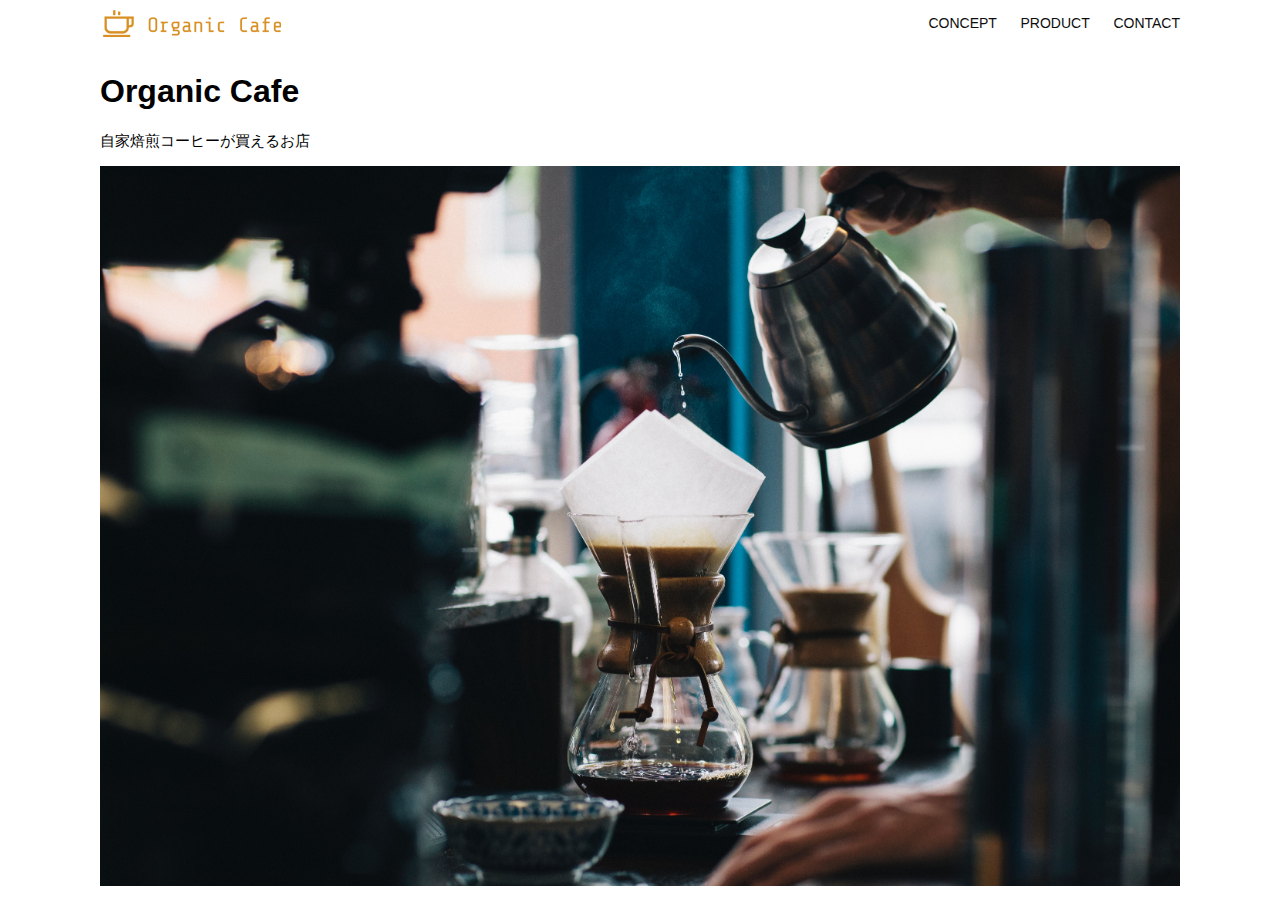
<file: html-css-kadai_013/index.html>
<!DOCTYPE html>
<html>
  <head>
    <title>Organic Cafe</title>
    <meta charset="UTF-8" />
    <meta name="description" content="自家焙煎のコーヒーがお家で楽しめるOrganic Cafe"/>
    <meta name="viewport" content="width=device-width, initial-scale=1.0" />
    <link rel="stylesheet" href="style.css" />
  </head>
  <body>
    <!-- ヘッダー -->
    <header>
      <!-- ロゴ -->
      <a href="index.html" id="logo"><img src="images/logo.png" alt="トップページに戻る"/></a>

      <!-- PC用ナビゲーション -->
      <nav id="nav-pc">
        <a href="index.html#concept">CONCEPT</a>
        <a href="index.html#product">PRODUCT</a>
        <a href="index.html#contact">CONTACT</a>
      </nav>
      <!-- スマホ用メニューボタン -->
       <img id="menu-sp" src="images/button-menu.png" alt="ナビゲーションを開く" onclick="document.getElementById('nav-sp').style.display = 'block'">
       <!-- スマホ用ナビゲーション -->
        <nav id="nav-sp">
          <img id="close" src="images/button-close.png" alt="ナビゲーションを閉じる" onclick="document.getElementById('nav-sp').style.display = 'none'">
          <a id="logo-sp" href="index.html" onclick="document.getElementById('nav-sp').style.display = 'none'"><img src="images/logo-sp.png" alt="トップページに戻る"></a>
          <a class="menu" href="index.html#concept" onclick="document.getElementById('nav-sp').style.display = 'none'">CONCEPT</a>
          <a class="menu" href="index.html#product" onclick="document.getElementById('nav-sp').style.display = 'none'">PRODUCT</a>
          <a class="menu" href="index.html#contact" onclick="document.getElementById('nav-sp').style.display = 'none'">CONTACT</a>
        </nav>
    </header>

    <main>
      <article>
        <!-- メインビジュアル -->
        <section id="main-visual">
          <div id="main-message">
            <h1>Organic Cafe</h1>
            <p>自家焙煎コーヒーが買えるお店</p>
          </div>
          <img src="images/main-image.jpg" alt="コーヒーをハンドドリップで淹れる画像"/>
        </section>
      </article>
    </main>
  </body>
</html>
</file>
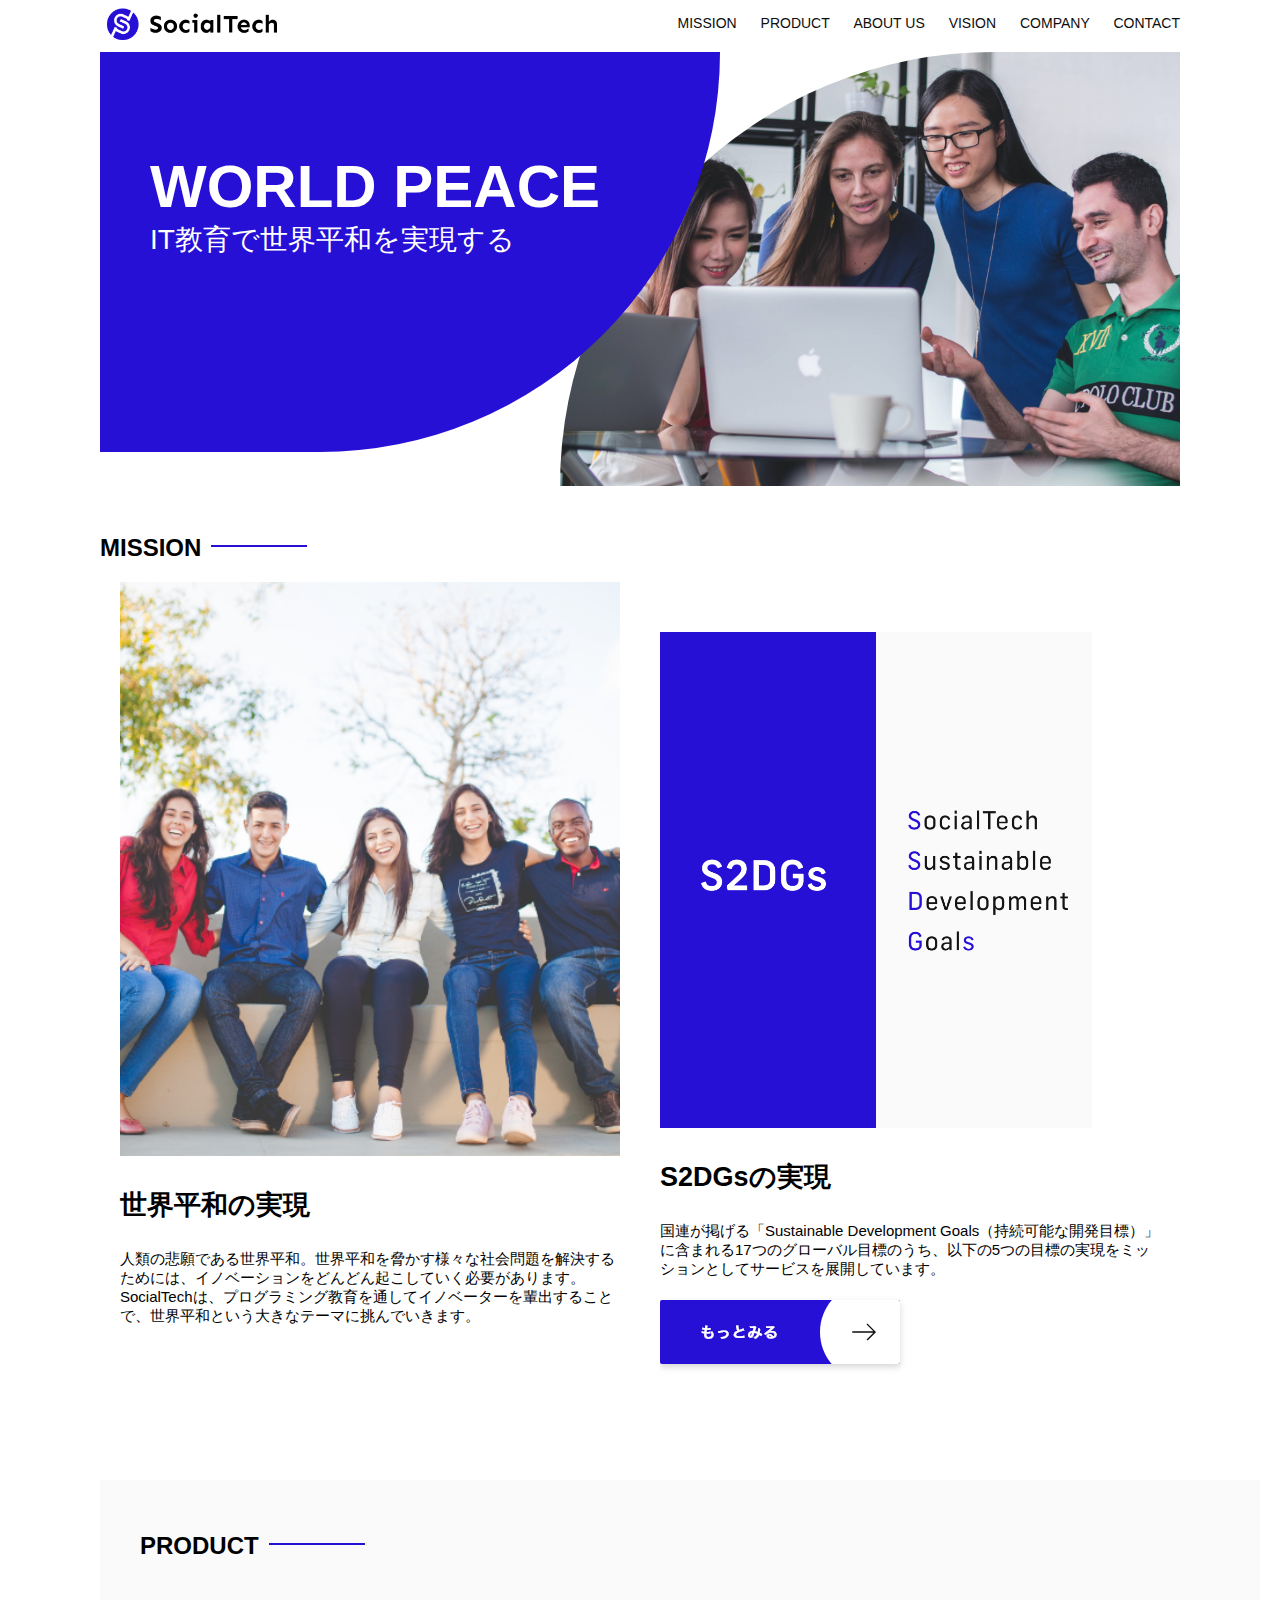
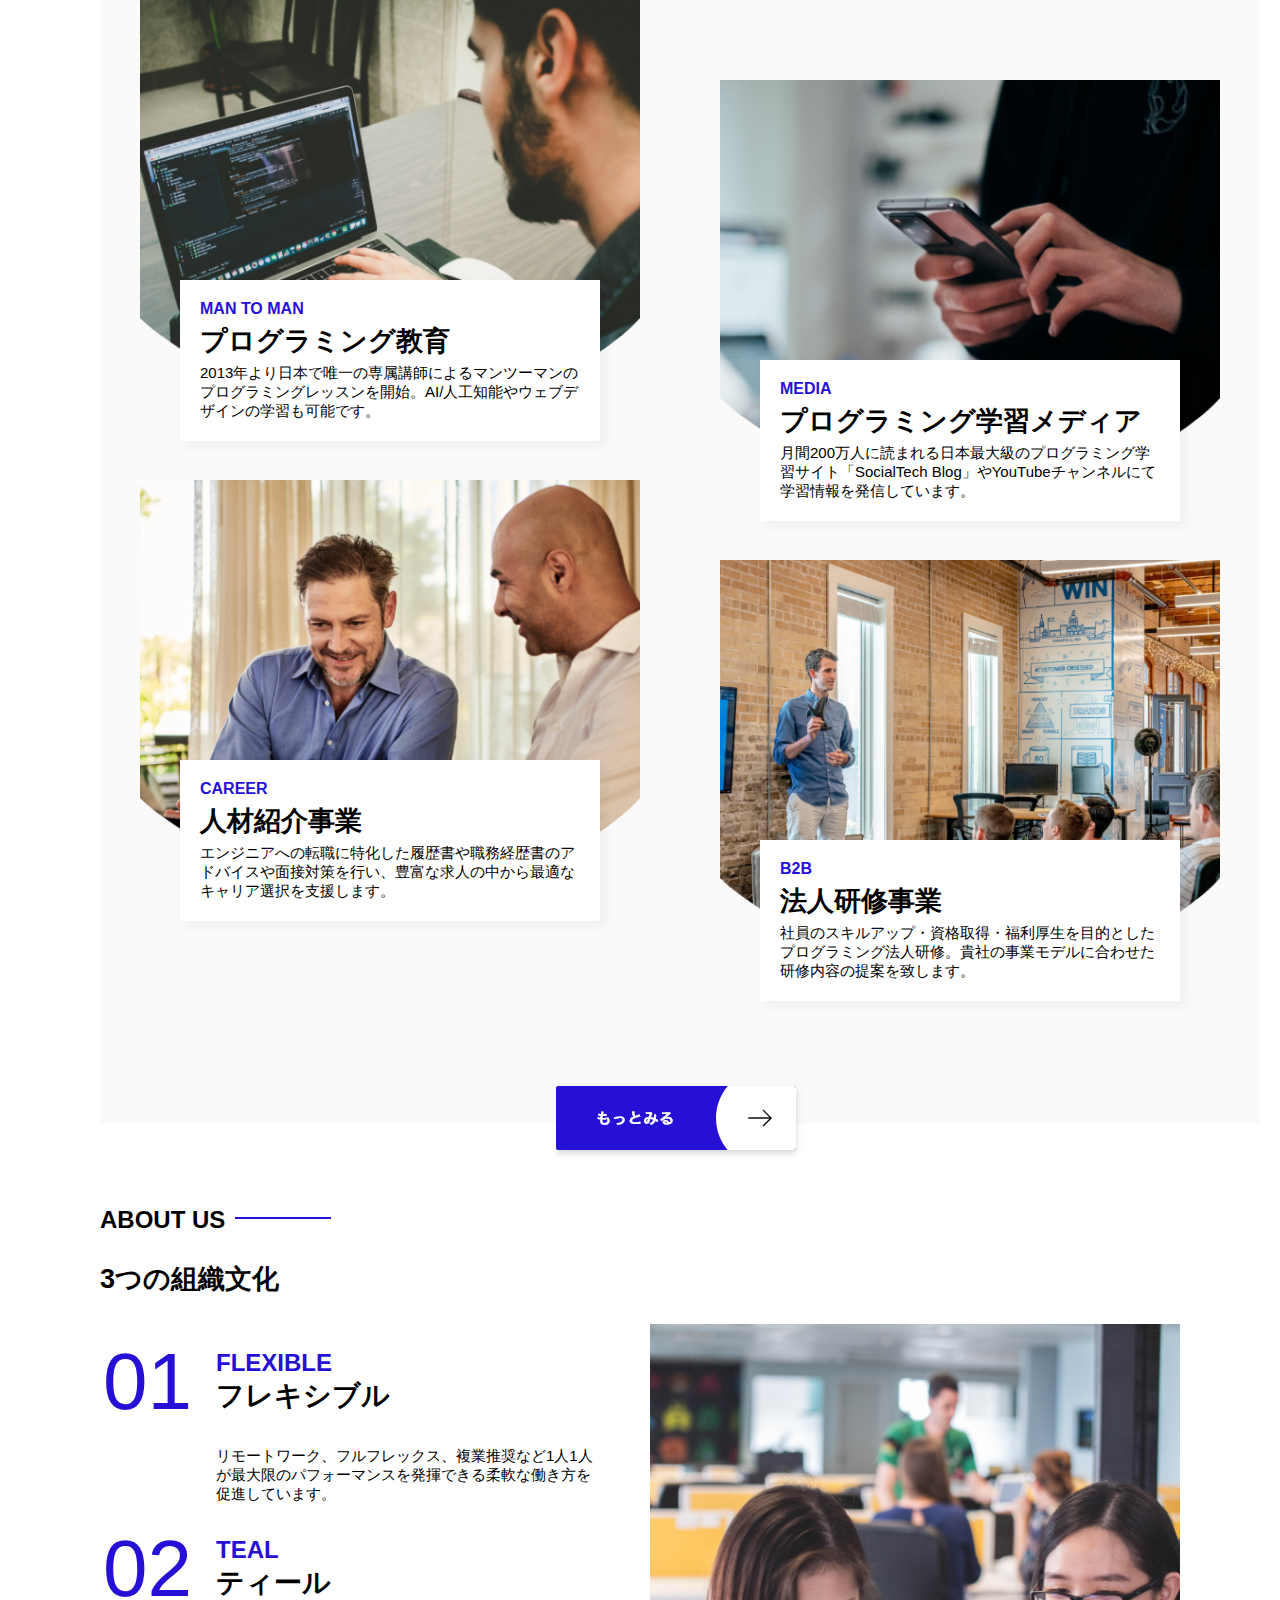
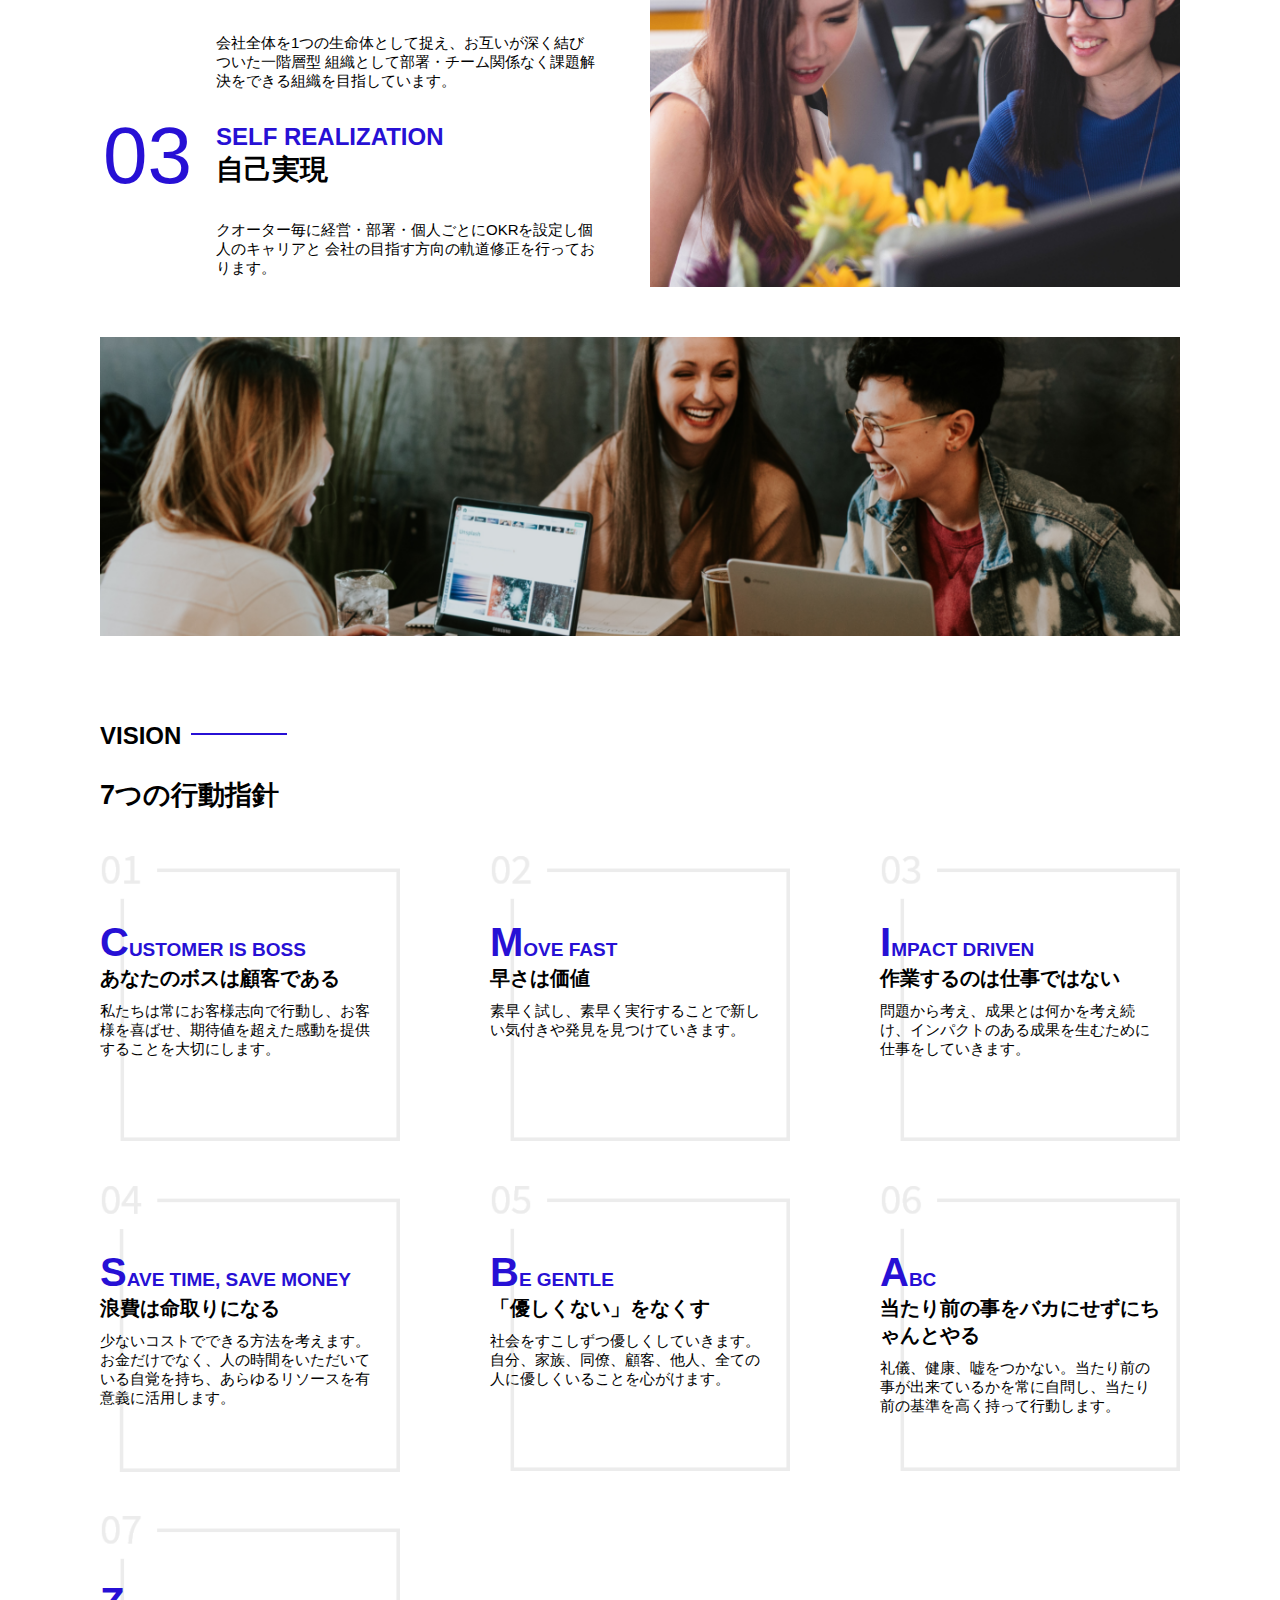
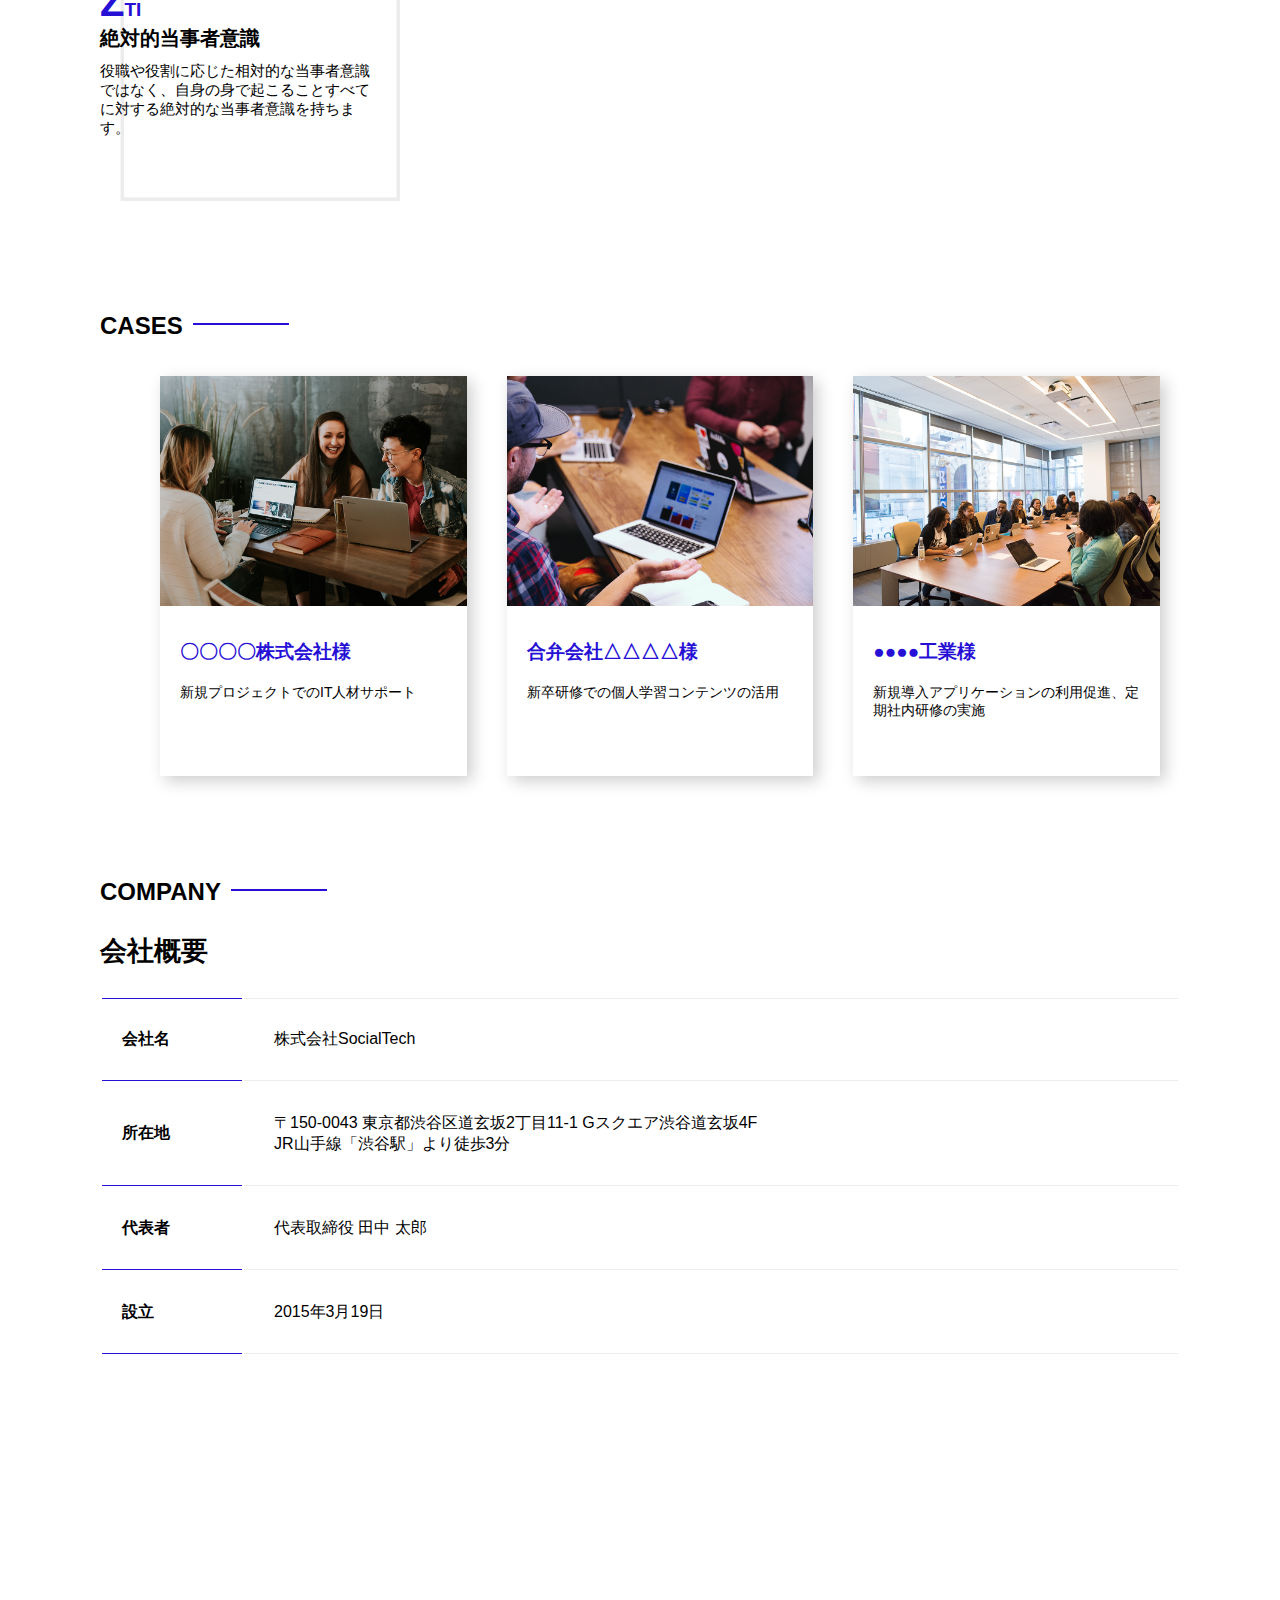
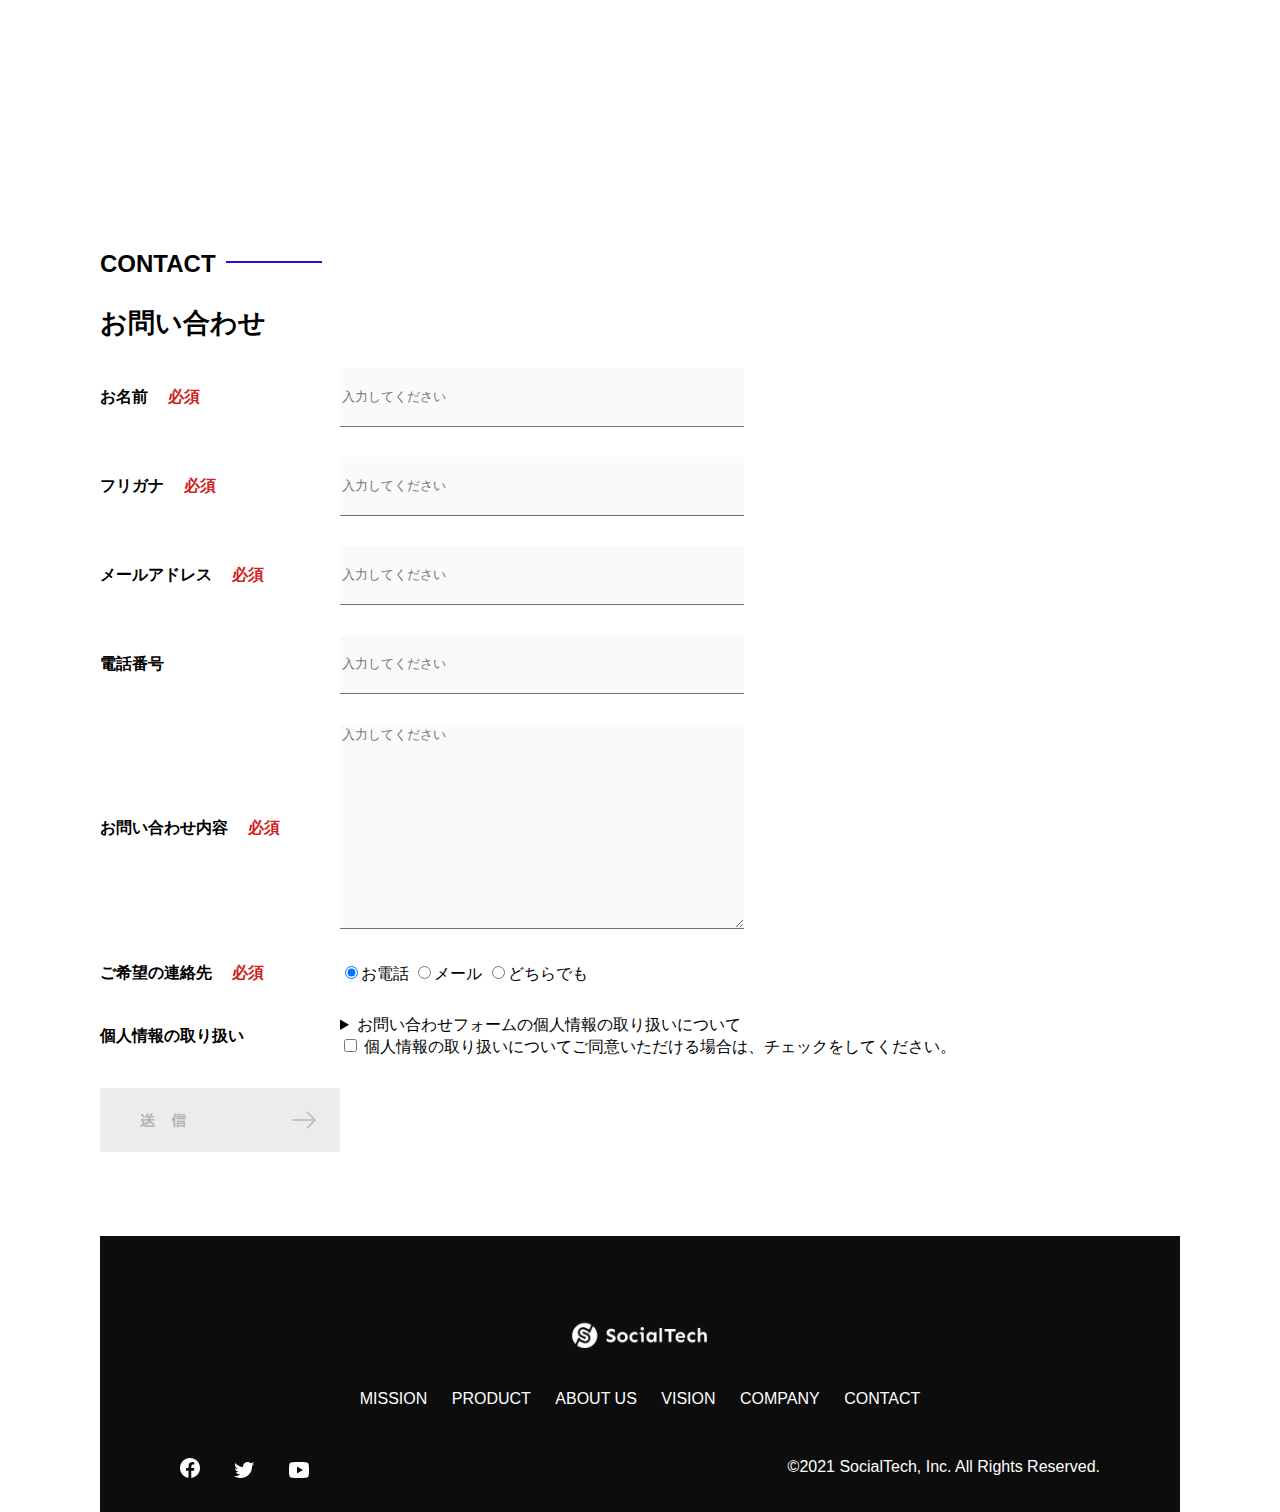
<file: socialtech-kadai_012/index.html>
<!DOCTYPE html>
<html>
  <head>
    <title>SocialTech</title>
    <meta charset="UTF-8" />
    <meta
      name="description"
      content="SocialTechはEdTech業界のリーディングカンパニーを目指します。"
    />
    <meta name="viewport" content="width=device-width, initial-scale=1.0" />
    <link rel="stylesheet" href="style.css" />
  </head>
  <body>
    <!-- ヘッダー -->
    <header>
      <!-- ロゴ -->
      <a href="index.html" id="logo"
        ><img src="images/logo.png" alt="トップページに戻る"
      /></a>

      <!-- PC用ナビゲーション -->
      <nav id="nav-pc">
        <a href="mission.html">MISSION</a>
        <a href="product.html">PRODUCT</a>
        <a href="index.html#aboutus">ABOUT US</a>
        <a href="index.html#vision">VISION</a>
        <a href="index.html#company">COMPANY</a>
        <a href="index.html#contact">CONTACT</a>
      </nav>
    </header>
    <main>
      <article>
        <!-- メインビジュアル -->
        <section id="main-visual">
          <div id="main-message">
            <h1>WORLD PEACE</h1>
            <p>IT教育で世界平和を実現する</p>
          </div>
          <img
            src="images/index/index-main.png"
            alt="PCの周りに集まる多国籍の仲間たち"
          />
        </section>
        <!--ミッション-->
        <section id="mission">
          <h2 class="index-h2">MISSION</h2>
          <div id="mission-flex">
            <div>
              <img
                id="mission-photo"
                src="images/index/index-mission.png"
                alt="屋外のベンチで写真を撮影する多国籍の仲間たち"
              />
              <h3>世界平和の実現</h3>
              <p>
                人類の悲願である世界平和。世界平和を脅かす様々な社会問題を解決するためには、イノベーションをどんどん起こしていく必要があります。SocialTechは、プログラミング教育を通してイノベーターを輩出することで、世界平和という大きなテーマに挑んでいきます。
              </p>
            </div>
            <div>
              <img id="s2dgs" src="images/index/s2dgs.png" alt="S2DGs" />
              <h3>S2DGsの実現</h3>
              <p>
                国連が掲げる「Sustainable Development
                Goals（持続可能な開発目標）」に含まれる17つのグローバル目標のうち、以下の5つの目標の実現をミッションとしてサービスを展開しています。
              </p>
              <a href="mission.html">
                <img src="images/button-more.png" alt="もっとみる" />
              </a>
            </div>
          </div>
        </section>
        <!-- プロダクト -->
        <section id="product">
          <h2 class="index-h2">PRODUCT</h2>
          <div>
            <div id="product-left">
              <div>
                <img
                  class="product-photo"
                  src="images/index/index-mantoman.png"
                  alt="PCでコードを書く男性"
                />
                <div class="product-explain">
                  <span>MAN TO MAN</span>
                  <h3>プログラミング教育</h3>
                  <p>
                    2013年より日本で唯一の専属講師によるマンツーマンのプログラミングレッスンを開始。AI/人工知能やウェブデザインの学習も可能です。
                  </p>
                </div>
              </div>
              <div>
                <img
                  class="product-photo"
                  src="images/index/index-career.png"
                  alt="笑顔で話し合う2人の男性"
                />
                <div class="product-explain">
                  <span>CAREER</span>
                  <h3>人材紹介事業</h3>
                  <p>
                    エンジニアへの転職に特化した履歴書や職務経歴書のアドバイスや面接対策を行い、豊富な求人の中から最適なキャリア選択を支援します。
                  </p>
                </div>
              </div>
            </div>
            <div id="product-right">
              <div>
                <img
                  class="product-photo"
                  src="images/index/index-media.png"
                  alt="スマートフォンを操作する人"
                />
                <div class="product-explain">
                  <span>MEDIA</span>
                  <h3>プログラミング学習メディア</h3>
                  <p>
                    月間200万人に読まれる日本最大級のプログラミング学習サイト「SocialTech
                    Blog」やYouTubeチャンネルにて学習情報を発信しています。
                  </p>
                </div>
              </div>
              <div>
                <img
                  class="product-photo"
                  src="images/index/index-b2b.png"
                  alt="講演中の男性とそれを聴く人々"
                />
                <div class="product-explain">
                  <span>B2B</span>
                  <h3>法人研修事業</h3>
                  <p>
                    社員のスキルアップ・資格取得・福利厚生を目的としたプログラミング法人研修。貴社の事業モデルに合わせた研修内容の提案を致します。
                  </p>
                </div>
              </div>
            </div>
          </div>
          <div>
            <a id="product-more" href="product.html">
              <img src="images/button-more.png" alt="もっとみる" />
            </a>
          </div>
        </section>
        <!---ABOUT US-->
        <section id="aboutus">
          <h2 class="index-h2">ABOUT US</h2>
          <h3>3つの組織文化</h3>
          <div>
            <table class="culture-table">
              <tr>
                <td>
                  <span class="culture-num">01</span>
                </td>
                <td>
                  <span class="culture-en">FLEXIBLE</span>
                  <span class="culture-jp">フレキシブル</span>
                </td>
              </tr>
              <tr>
                <td>
                  <!--空のセル-->
                </td>
                <td>
                  <p class="culture-description">
                    リモートワーク、フルフレックス、複業推奨など1人1人が最大限のパフォーマンスを発揮できる柔軟な働き方を促進しています。
                  </p>
                </td>
              </tr>
              <tr>
                <td>
                  <span class="culture-num">02</span>
                </td>
                <td>
                  <span class="culture-en">TEAL</span>
                  <span class="culture-jp">ティール</span>
                </td>
              </tr>
              <tr>
                <td>
                  <!--空のセル-->
                </td>
                <td>
                  <p class="culture-description">
                    会社全体を1つの生命体として捉え、お互いが深く結びついた一階層型
                    組織として部署・チーム関係なく課題解決をできる組織を目指しています。
                  </p>
                </td>
              </tr>
              <tr>
                <td>
                  <span class="culture-num">03</span>
                </td>
                <td>
                  <span class="culture-en">SELF REALIZATION</span>
                  <span class="culture-jp">自己実現</span>
                </td>
              </tr>
              <tr>
                <td>
                  <!--空のセル-->
                </td>
                <td>
                  <p class="culture-description">
                    クオーター毎に経営・部署・個人ごとにOKRを設定し個人のキャリアと
                    会社の目指す方向の軌道修正を行っております。
                  </p>
                </td>
              </tr>
            </table>
            <img
              class="culture-img"
              src="images/index/index-aboutus1.png"
              alt="笑顔で話し合う2人の女性"
            />
          </div>
          <img
            class="culture-img2"
            src="images/index/index-aboutus2.png"
            alt="笑顔で話し合う3人の男女"
          />
        </section>
        <!-- VISION -->
        <section id="vision">
          <h2 class="index-h2">VISION</h2>
          <h3>7つの行動指針</h3>
          <div>
            <div class="vision-box">
              <img src="images/index/vision-01.png" alt="01" />
              <span>
                <h4>CUSTOMER IS BOSS</h4>
                <h5>あなたのボスは顧客である</h5>
                <p>
                  私たちは常にお客様志向で行動し、お客様を喜ばせ、期待値を超えた感動を提供することを大切にします。
                </p>
              </span>
            </div>
            <div class="vision-box">
              <img src="images/index/vision-02.png" alt="02" />
              <span>
                <h4>MOVE FAST</h4>
                <h5>早さは価値</h5>
                <p>
                  素早く試し、素早く実行することで新しい気付きや発見を見つけていきます。
                </p>
              </span>
            </div>
            <div class="vision-box">
              <img src="images/index/vision-03.png" alt="03" />
              <span>
                <h4>IMPACT DRIVEN</h4>
                <h5>作業するのは仕事ではない</h5>
                <p>
                  問題から考え、成果とは何かを考え続け、インパクトのある成果を生むために仕事をしていきます。
                </p>
              </span>
            </div>
            <div class="vision-box">
              <img src="images/index/vision-04.png" alt="04" />
              <span>
                <h4>SAVE TIME, SAVE MONEY</h4>
                <h5>浪費は命取りになる</h5>
                <p>
                  少ないコストでできる方法を考えます。お金だけでなく、人の時間をいただいている自覚を持ち、あらゆるリソースを有意義に活用します。
                </p>
              </span>
            </div>
            <div class="vision-box">
              <img src="images/index/vision-05.png" alt="05" />
              <span>
                <h4>BE GENTLE</h4>
                <h5>「優しくない」をなくす</h5>
                <p>
                  社会をすこしずつ優しくしていきます。自分、家族、同僚、顧客、他人、全ての人に優しくいることを心がけます。
                </p>
              </span>
            </div>
            <div class="vision-box">
              <img src="images/index/vision-06.png" alt="06" />
              <span>
                <h4>ABC</h4>
                <h5>当たり前の事をバカにせずにちゃんとやる</h5>
                <p>
                  礼儀、健康、嘘をつかない。当たり前の事が出来ているかを常に自問し、当たり前の基準を高く持って行動します。
                </p>
              </span>
            </div>
            <div class="vision-box">
              <img src="images/index/vision-07.png" alt="07" />
              <span>
                <h4>ZTI</h4>
                <h5>絶対的当事者意識</h5>
                <p>
                  役職や役割に応じた相対的な当事者意識ではなく、自身の身で起こることすべてに対する絶対的な当事者意識を持ちます。
                </p>
              </span>
            </div>
          </div>
        </section>
        <!-- CASES -->
         <section id="cases">
          <h2 class="index-h2">CASES</h2>
          <ul>
            <li class="case-card">
              <img class="case-img" src="images/index/case-1.png" alt="仲良く語り合う3人">
              <div class="case-info">
                <h3 class="case-name">〇〇〇〇株式会社様</h3>
                <p class="case-content">新規プロジェクトでのIT人材サポート</p>
              </div>
            </li>
            <li class="case-card">
              <img class="case-img" src="images/index/case-2.png" alt="PCでコンテンツを見る">
              <div class="case-info">
                <h3 class="case-name">合弁会社△△△△様</h3>
                <p class="case-content">新卒研修での個人学習コンテンツの活用</p>
              </div>
            </li>
            <li class="case-card">
              <img class="case-img" src="images/index/case-3.png" alt="社内研修中の会議室">
              <div class="case-info">
                <h3 class="case-name">●●●●工業様</h3>
                <p class="case-content">新規導入アプリケーションの利用促進、定期社内研修の実施</p>
               </div>
             </li>
          </ul>
         </section>
        <!-- COMPANY -->
        <section id="company">
          <h2 class="index-h2">COMPANY</h2>
          <h3>会社概要</h3>
          <table id="company-table">
            <tr>
              <th class="tableheader-first">会社名</th>
              <td class="cell-first">株式会社SocialTech</td>
            </tr>
            <tr>
              <th class="tableheader">所在地</th>
              <td class="cell">
                〒150-0043 東京都渋谷区道玄坂2丁目11-1 Gスクエア渋谷道玄坂4F<br />JR山手線「渋谷駅」より徒歩3分
              </td>
            </tr>
            <tr>
              <th class="tableheader">代表者</th>
              <td class="cell">代表取締役 田中 太郎</td>
            </tr>
            <tr>
              <th class="tableheader">設立</th>
              <td class="cell">2015年3月19日</td>
            </tr>
          </table>
          <iframe
            src="https://www.google.com/maps/embed?pb=!1m18!1m12!1m3!1d3241.7759544892483!2d139.69399665123464!3d35.65789123876098!2m3!1f0!2f0!3f0!3m2!1i1024!2i768!4f13.1!3m3!1m2!1s0x60188caa0042e8d1%3A0xba130bea826a7aa2!2z44CSMTUwLTAwNDMg5p2x5Lqs6YO95riL6LC35Yy66YGT546E5Z2C77yS5LiB55uu77yR77yR4oiS77yR!5e0!3m2!1sja!2sjp!4v1636872991912!5m2!1sja!2sjp"
            style="border: 0"
            allowfullscreen=""
            loading="lazy"
          >
          </iframe>
        </section>
        <!-- お問い合わせフォーム -->
        <section id="contact">
          <h2 class="index-h2">CONTACT</h2>
          <h3>お問い合わせ</h3>
          <form>
            <div>
              <div class="contact-heading">
                <label class="contact-label"
                  >お名前<span class="contact-span">必須</span></label
                >
              </div>
              <div class="contact-form">
                <input
                  type="text"
                  name="name"
                  placeholder="入力してください"
                  class="contact-textbox"
                />
              </div>
            </div>
            <div>
              <div class="contact-heading">
                <label class="contact-label"
                  >フリガナ<span class="contact-span">必須</span></label
                >
              </div>
              <div>
                <input
                  type="text"
                  name="hurigana"
                  placeholder="入力してください"
                  class="contact-textbox"
                />
              </div>
            </div>
            <div>
              <div class="contact-heading">
                <label class="contact-label"
                  >メールアドレス<span class="contact-span">必須</span></label
                >
              </div>
              <div>
                <input
                  type="text"
                  name="email"
                  placeholder="入力してください"
                  class="contact-textbox"
                />
              </div>
            </div>
            <div>
              <div class="contact-heading">
                <label class="contact-label">電話番号</label>
              </div>
              <div>
                <input
                  type="text"
                  name="tel"
                  placeholder="入力してください"
                  class="contact-textbox"
                />
              </div>
            </div>
            <div>
              <div class="contact-heading">
                <label class="contact-label"
                  >お問い合わせ内容<span class="contact-span">必須</span></label
                >
              </div>
              <div>
                <textarea
                  class="contact-textarea"
                  placeholder="入力してください"
                  name="message"
                ></textarea>
              </div>
            </div>
            <div>
              <div class="contact-heading">
                <label class="contact-label"
                  >ご希望の連絡先<span class="contact-span">必須</span></label
                >
              </div>
              <div>
                <input
                  class="radiobutton"
                  type="radio"
                  value="tel"
                  name="contact"
                  checked
                /><label>お電話</label>
                <input
                  class="radiobutton"
                  type="radio"
                  value="mail"
                  name="contact"
                /><label>メール</label>
                <input
                  class="radiobutton"
                  type="radio"
                  value="both"
                  name="contact"
                /><label>どちらでも</label>
              </div>
            </div>
            <div>
              <div class="contact-heading">
                <label class="contact-label">個人情報の取り扱い</label>
              </div>
              <div>
                <details>
                  <summary>
                    お問い合わせフォームの個人情報の取り扱いについて
                  </summary>
                  <div>
                    <span>１．組織の名称又は氏名</span><br />
                    株式会社SocialTech<br /><br />
                    <span
                      >２．個人情報保護管理者（若しくはその代理人）の氏名又は職名、所属及び連絡先
                      鈴木 一郎 コーポレート部</span
                    ><br />
                    メールアドレス：support@socialtech.net<br />
                    TEL：03-xxxx-xxxx<br />
                    <span>３．個人情報の利用目的</span><br />
                    ・本サービス及び本サービスに関連する情報の提供又はそれらに関する連絡のため<br />
                    ・ユーザーの本人確認のため<br />
                    ・当社サービスのご案内のため<br />
                    ・当社の商品等の広告または宣伝（電子メールによるものを含むものとします。）<br /><br />
                    <span>４．個人情報の取り扱い業務の委託</span><br />
                    個人情報の取扱業務の全部または一部を外部に業務委託する場合があります。<br />
                    その際、弊社は、個人情報を適切に保護できる管理体制を敷き実行していることを条件として<br />
                    委託先を厳選したうえで、機密保持契約を委託先と締結し、お客様の個人情報を厳密に管理させます。<br /><br />
                    <span>５．個人情報の開示等の請求</span><br />
                    お客様は、弊社に対してご自身の個人情報の開示等（利用目的の通知、開示、内容の訂正・追加・削除、利用の停止または消去、第三者への提供の停止）に関して、当社問合わせ窓口に申し出ることができます。<br />
                    その際、弊社はお客様ご本人を確認させていただいたうえで、合理的な期間内に対応いたします。<br /><br />
                    なお、個人情報に関する弊社問合わせ先は、次の通りです。<br /><br />
                    株式会社SocialTech　個人情報問合せ窓口<br />
                    〒150-0043　東京都渋谷区道玄坂2丁目11-1 Ｇスクエア渋谷道玄坂
                    4F<br />
                    メールアドレス：support@socialtech.net　TEL：03-xxxx-xxxx<br /><br />
                    <span>６．個人情報を提供されることの任意性について</span
                    ><br /><br />
                    お客様がご自身の個人情報を弊社に提供されるか否かは、お客様のご判断によりますが、もしご提供されない場合には、適切なサービスが提供できない場合がありますので予めご了承ください。
                  </div>
                </details>
                <input type="checkbox" name="agree" />
                <span
                  >個人情報の取り扱いについてご同意いただける場合は、チェックをしてください。</span
                >
              </div>
            </div>
            <input
              type="image"
              value="Submit"
              src="images/button-submit.png"
              alt="送信する"
            />
          </form>
        </section>
      </article>
      <footer>
        <div id="footer-logo">
          <img src="images/logo-sp.png" alt="SocialTech" />
        </div>
        <div id="footer-link">
          <a href="mission.html">MISSION</a>
          <a href="product.html">PRODUCT</a>
          <a href="index.html#aboutus">ABOUT US</a>
          <a href="index.html#vision">VISION</a>
          <a href="index.html#company">COMPANY</a>
          <a href="index.html#contact">CONTACT</a>
        </div>
        <div id="sns-footer">
          <a href="https://www.facebook.com/sejuku2013"
            ><img src="images/button-facebook.png" alt="Facebookのリンク"
          /></a>
          <a href="https://twitter.com/samuraijuku"
            ><img src="images/button-twitter.png" alt="Twitterのリンク"
          /></a>
          <a href="https://www.youtube.com/channel/UCCFOQO5aDK0xXam4cUQXT8g"
            ><img src="images/button-youtube.png" alt="YouTubeのリンク"
          /></a>
          <span id="copyright"
            >&copy;2021 SocialTech, Inc. All Rights Reserved.
          </span>
        </div>
      </footer>
    </main>
  </body>
</html>
</file>
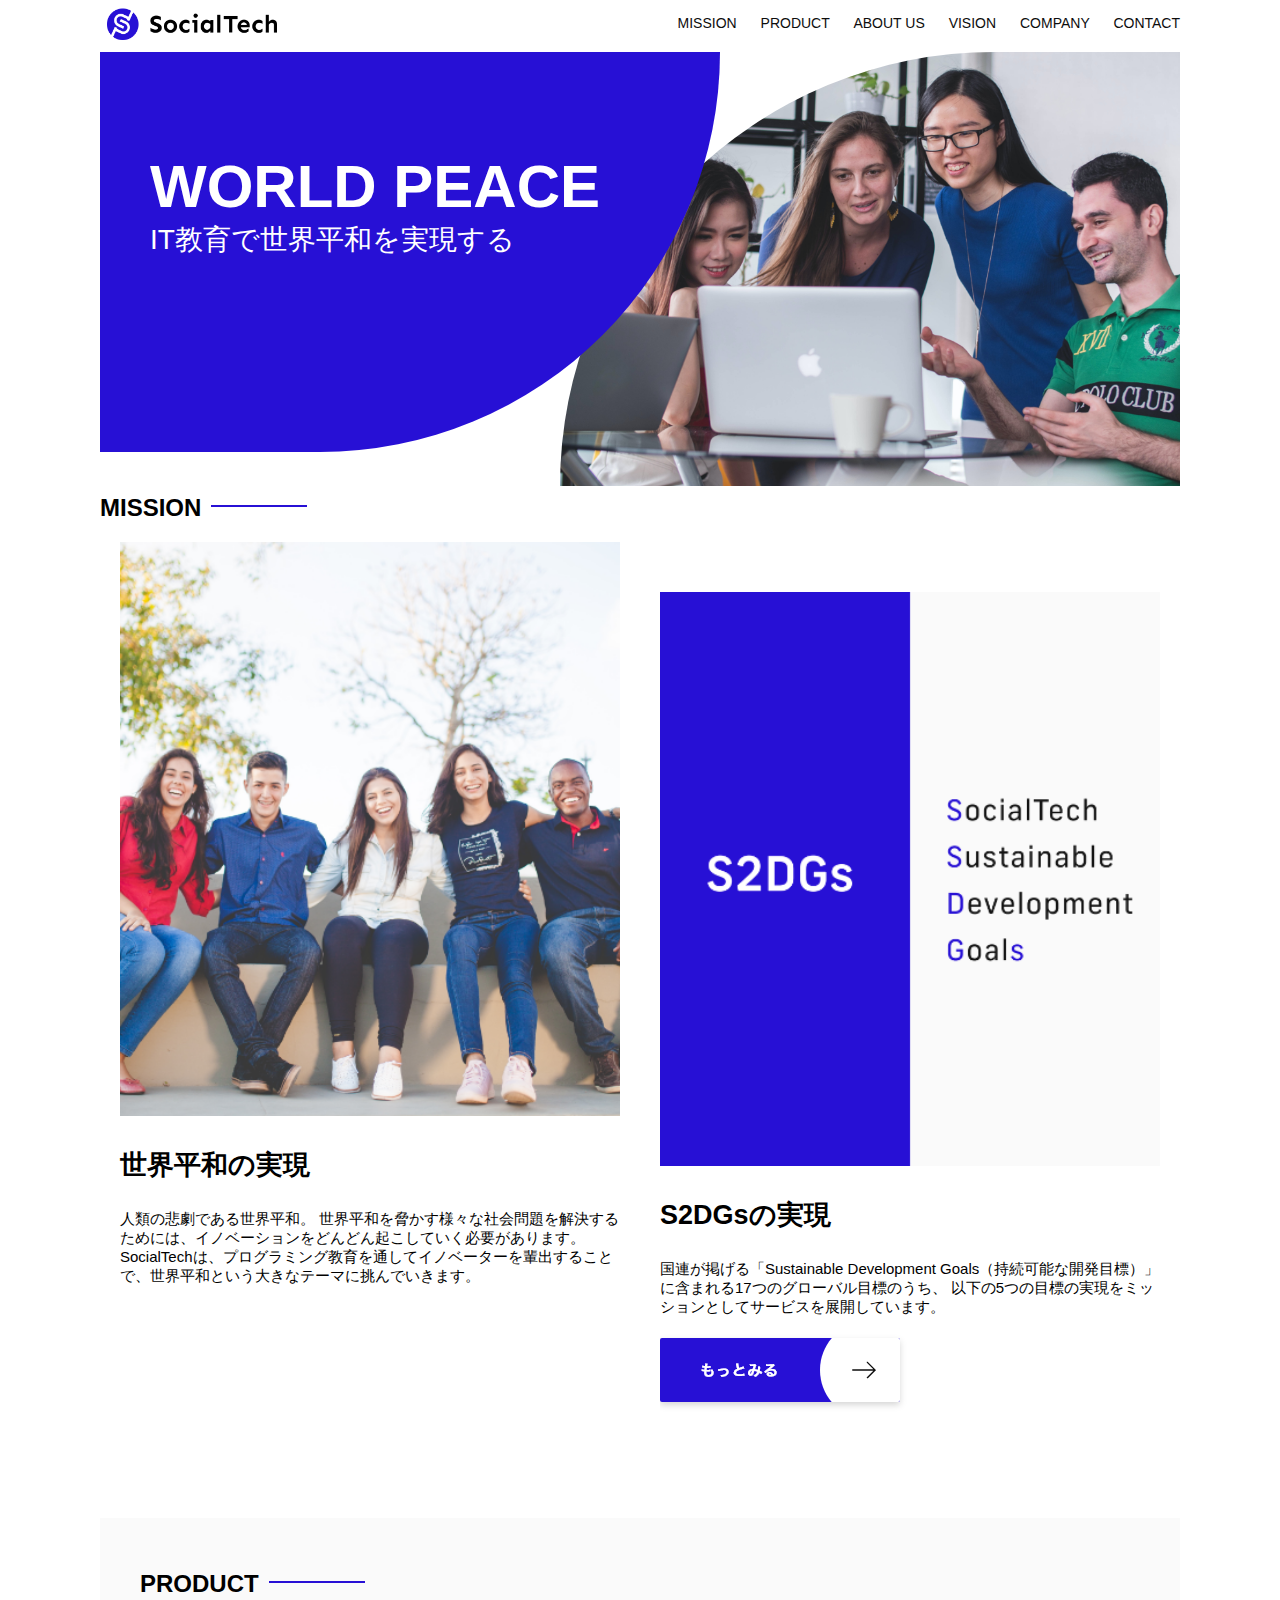
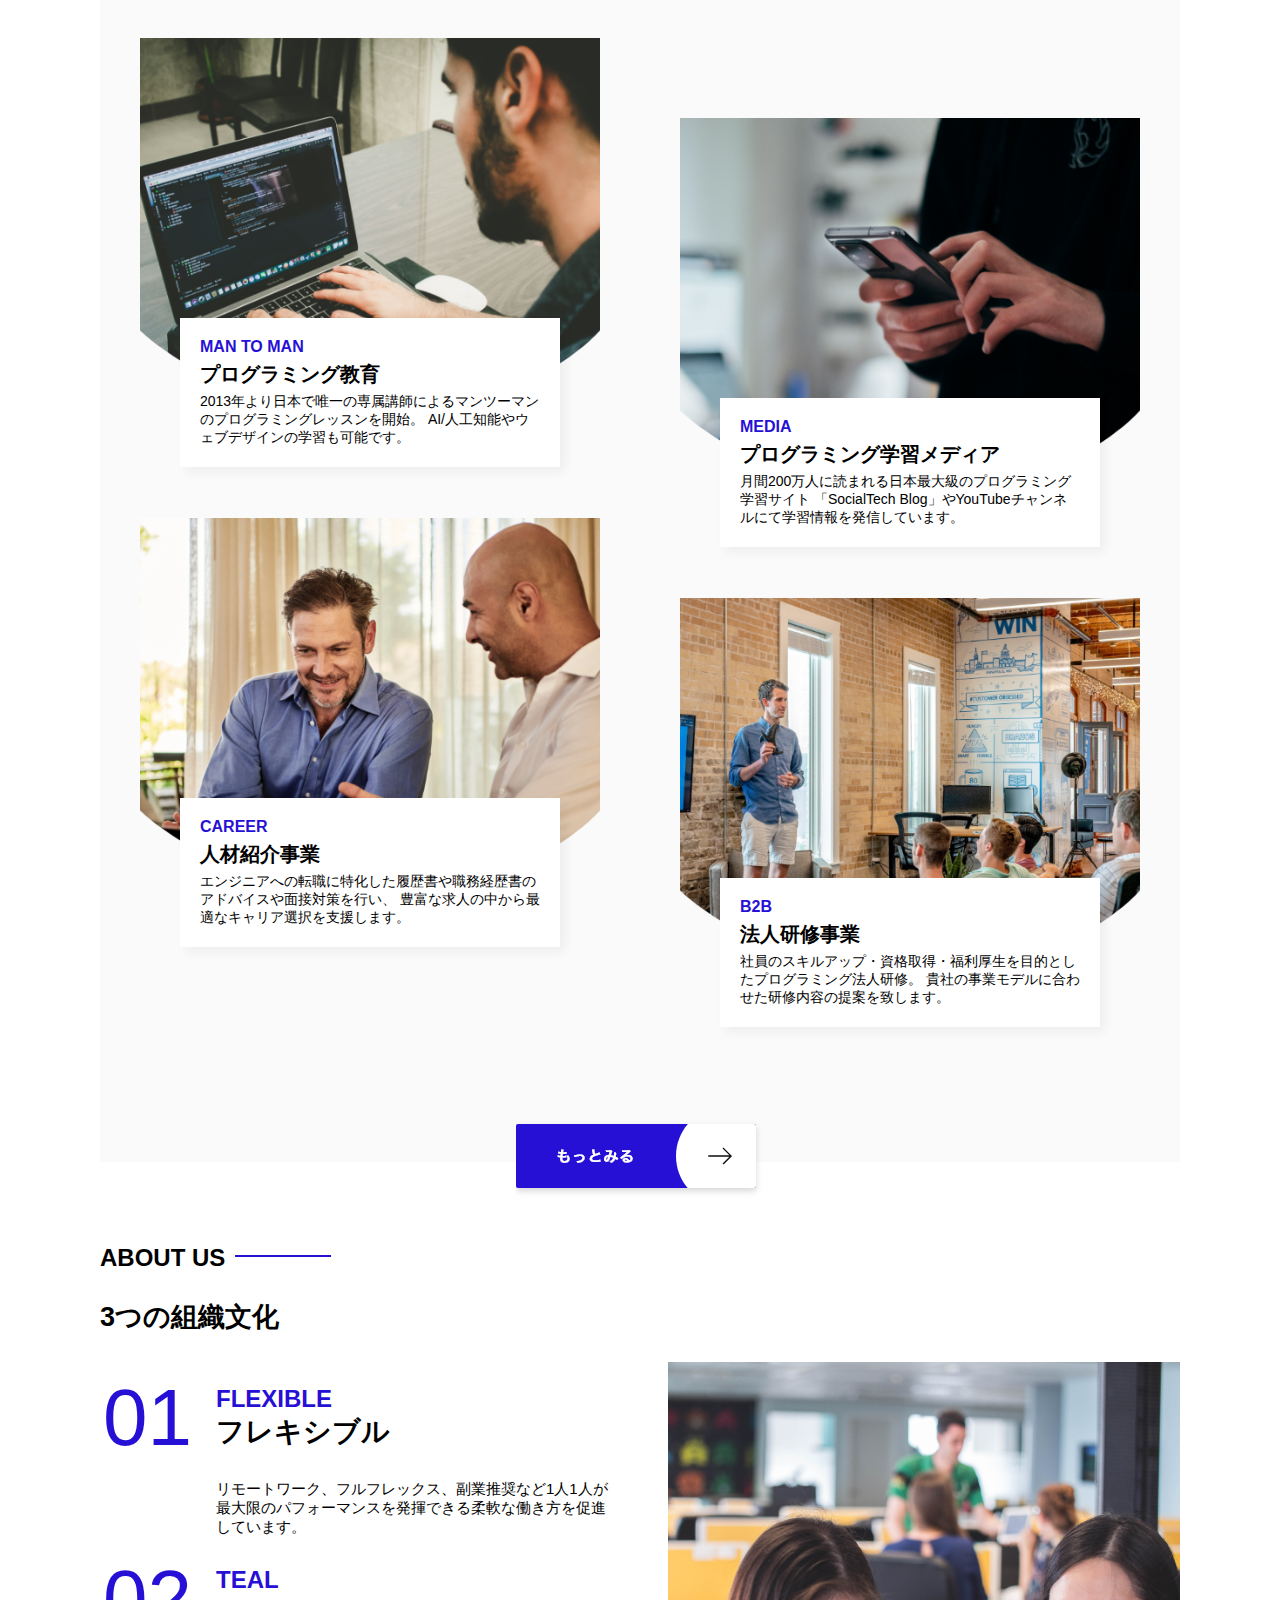
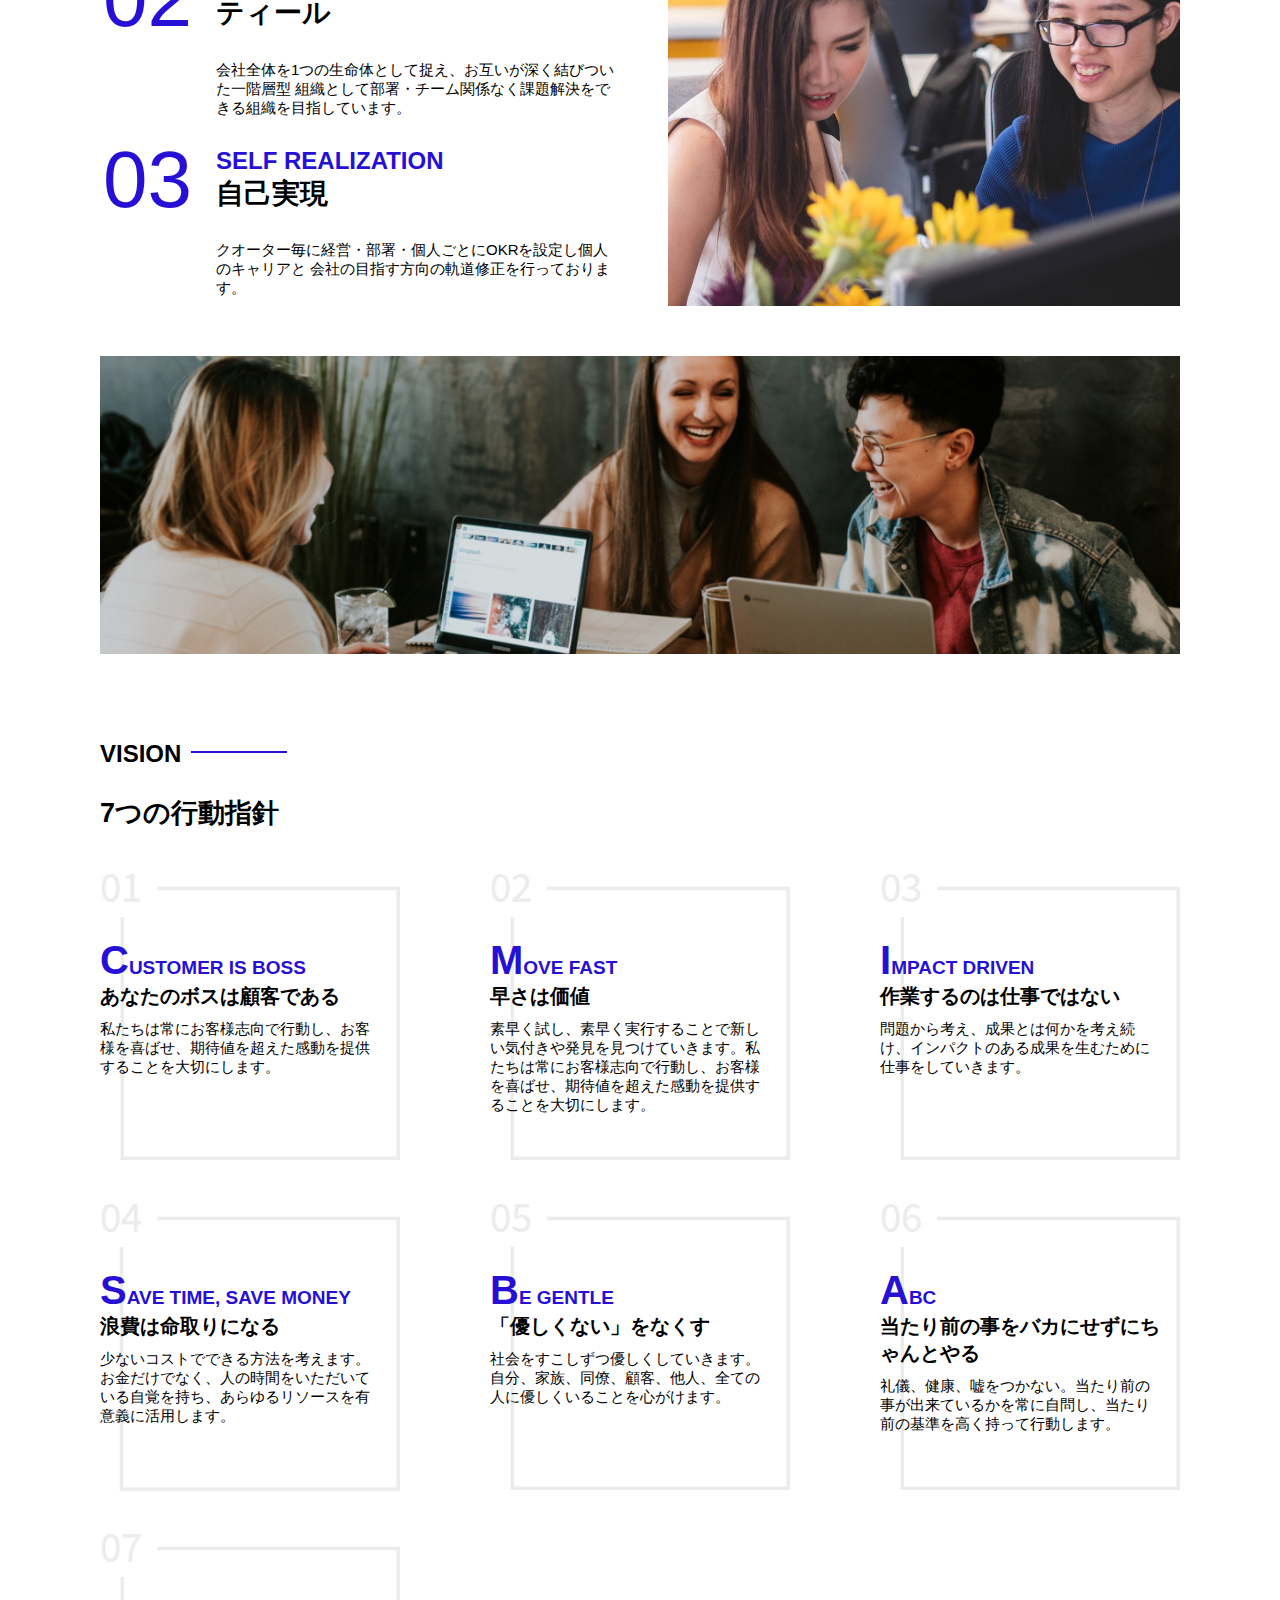
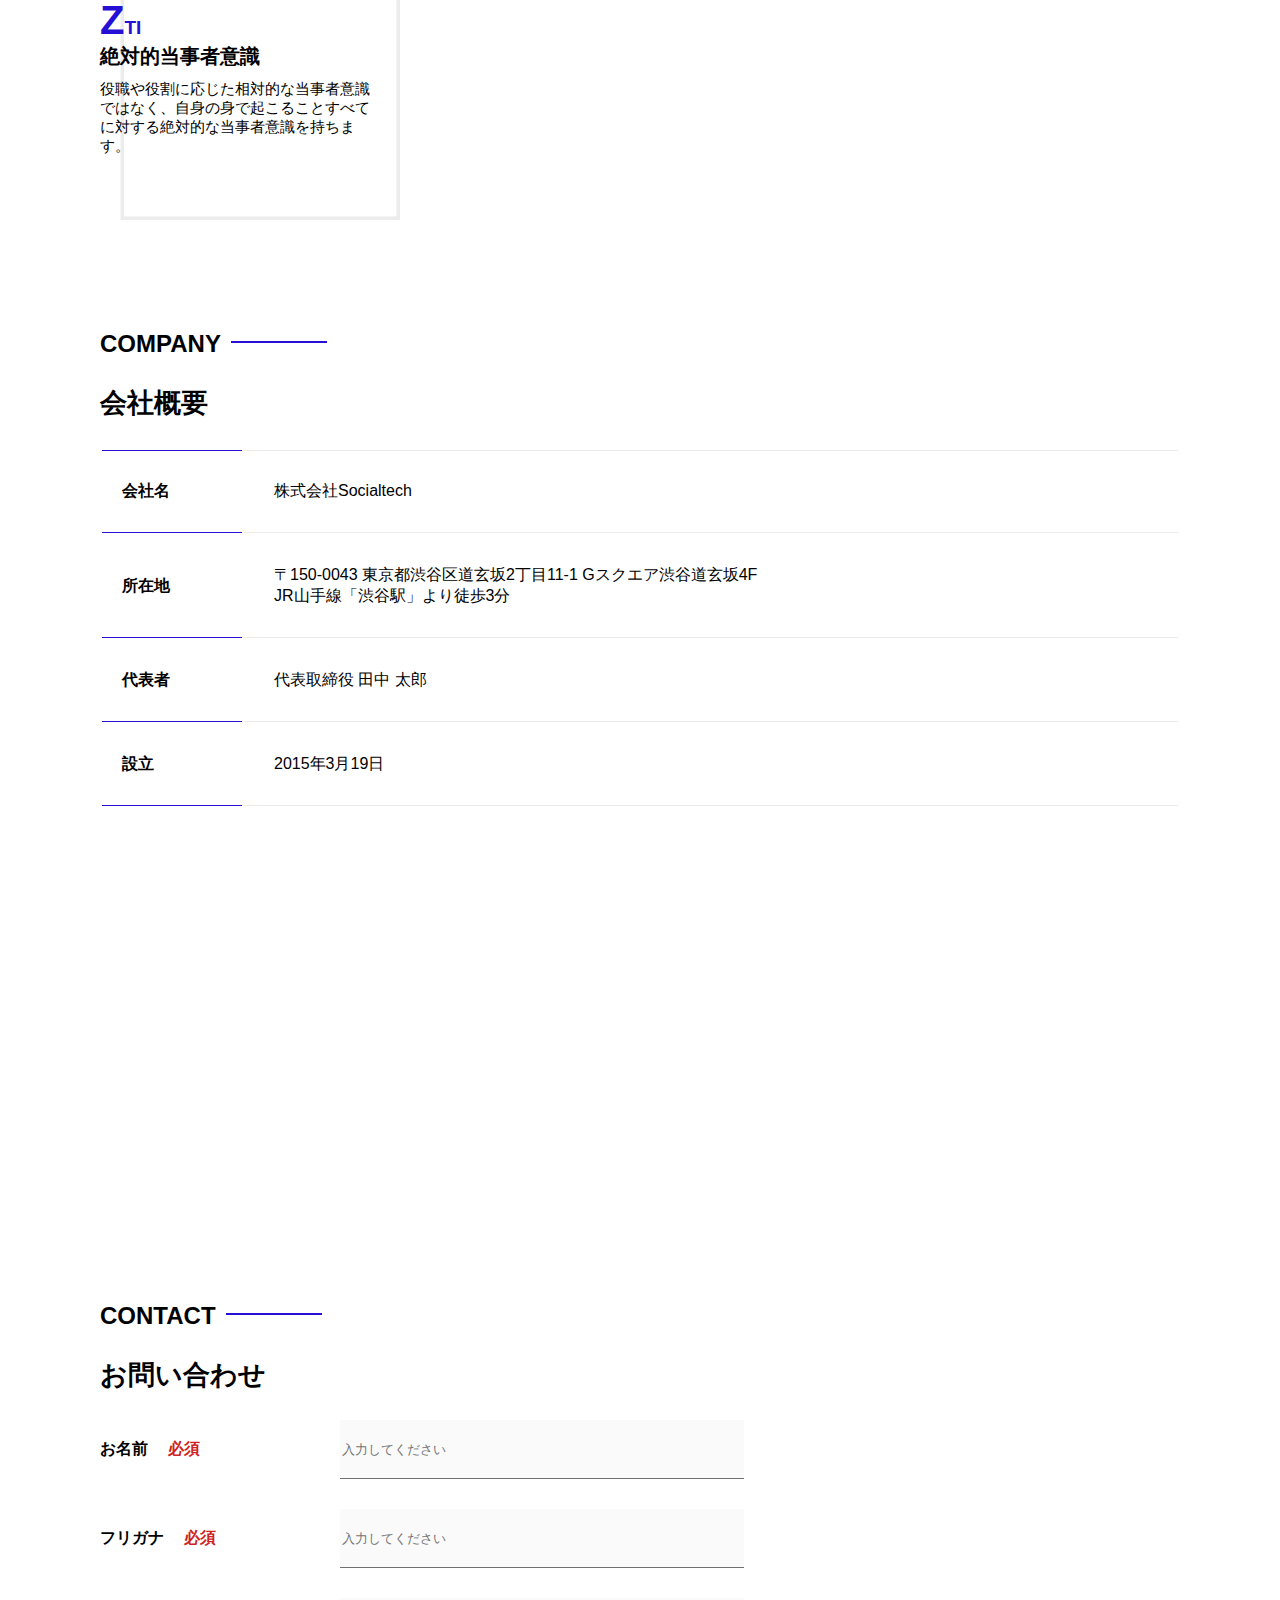
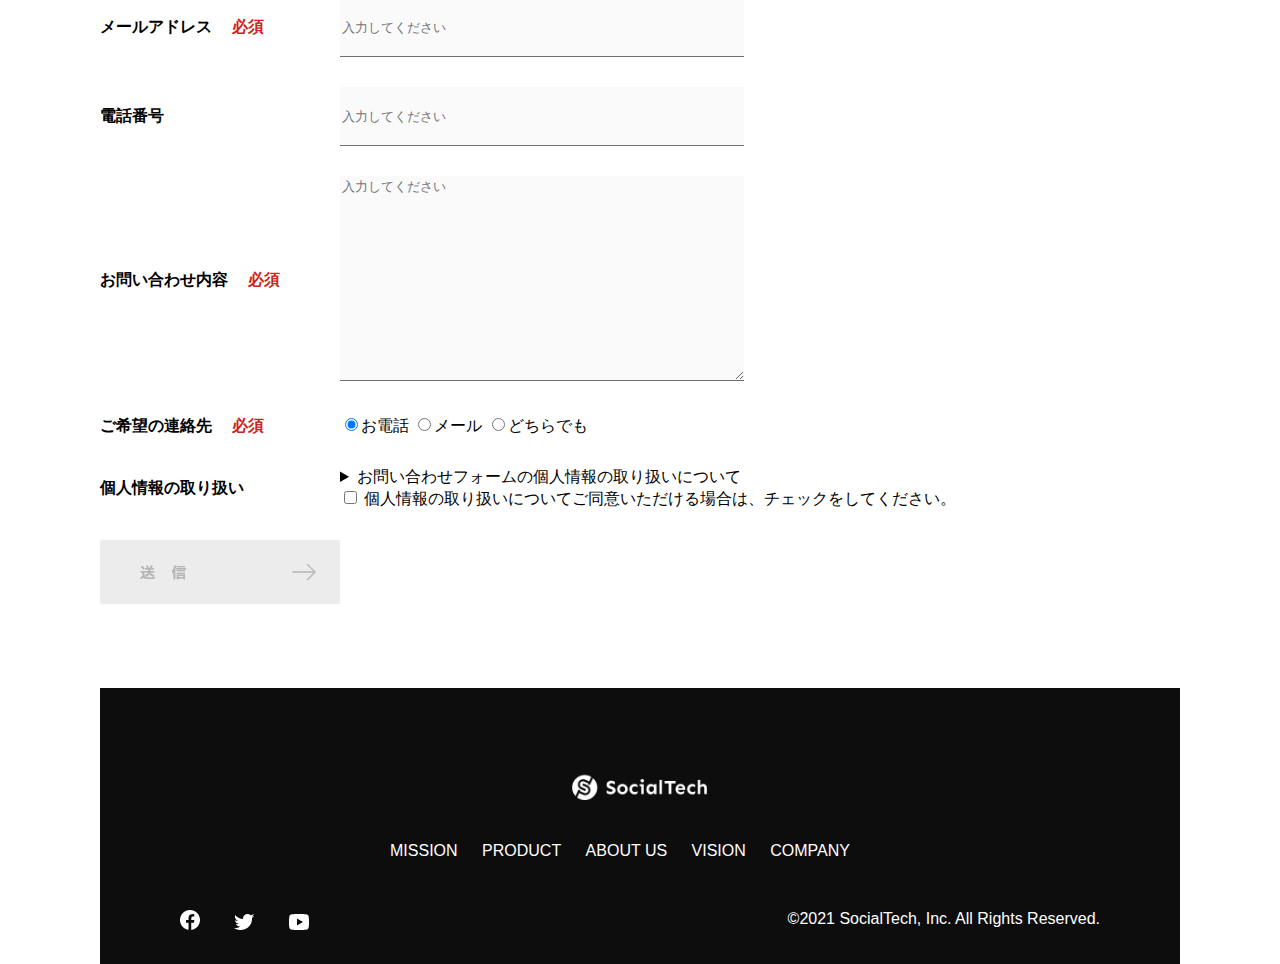
<file: kadai_tutorial_output/socialtech/index.html>
<!DOCTYPE html>
<html>
    <head>
        <title>SocialTech</title>
        <meta charset="UTF-8">
        <meta name="description"
         content="SocialTechはEdTech業界のリーディングカンパニーを目指します。">
        <meta name="viewport" content="width=device-width,initial-scale=1.0">
        <link rel="stylesheet" href="style.css">
    </head>
    <body>
        <!-- ヘッダー -->
         <header>
            <!-- ロゴ -->
             <a href="index.html" id="logo">
                <img src="images/logo.png" 
                alt="トップページに戻る"></a>

        <!-- PC用ナビゲーション -->
         <nav id="nav-pc">
            <a href="mission.html">MISSION</a>
            <a href="product.html">PRODUCT</a>
            <a href="index.html#aboutus">ABOUT US</a>
            <a href="index.html#vision">VISION</a>
            <a href="index.html#company">COMPANY</a>
            <a href="index.html#contact">CONTACT</a>
         </nav>
         <!-- スマホ用メニューボタン -->
          <img id="menu-sp" src="images/button-menu.png" alt="ナビゲーションを開く" onclick="document.getElementById('nav-sp').style.display = 'block'">

         <!-- スマホ用ナビゲーション -->
          <nav id="nav-sp">
            <img id="close" src="images/button-close.png" alt="ナビゲーションを閉じる" onclick="document.getElementById('nav-sp').style.display = 'none'">
            <a id="logo-sp" href="index.html" onclick="document.getElementById('nav-sp').style.display = 'none'">
                <img src="images/logo-sp.png" alt="トップページに戻る">
            </a>
            <a class="menu" href="mission.html" onclick="document.getElementById('nav-sp').style.display = 'none'">MISSION</a>
            <a class="menu" href="product.html" onclick="document.getElementById('nav-sp').style.display = 'none'">PRODUCT</a>
            <a class="menu" href="index.html#aboutus" onclick="ocument.getElementById('nav-sp').style.display = 'none'">ABOUTUS</a>
            <a class="menu" href="index.html#vision"
             onclick="document.getElementById('nav-sp').style.display = 'none'">VISION</a>
             <a class="menu" href="index.html#company"  
             onclick="document.getElementById('nav-sp').style.display = 'none'">COMPANY</a>
             <a class="menu" href="index.html#contact"
             onclick="document.getElementById('nav-sp').style.display = 'none'">CONTACT</a>
             <div id="sns">
                <a href="https://www.facebook.com/sejuku2013"><img src="images/button-facebook.png" alt="Facebookのリンク"></a>
                <a href="https://twitter.com/samuraijuku"><img src="images/button-twitter.png" alt="Twitterのリンク"></a>
                <a href="https://www.youtube.com/channel/UCCFOQO5aDK0xXam4cUQXT8g"><img src="images/button-youtube.png" alt="YouTubeのリンク"></a>
             </div>
          </nav>
     </header>
     <main>
        <article>
            <!-- メインビジュアル -->
            <section id="main-visual">
                <div id="main-message">
                    <h1>WORLD PEACE</h1>
                    <p>IT教育で世界平和を実現する</p>
                </div>
                <img src="images/index/index-main.png"
                    alt="PCの周りに集まる多国籍の仲間たち">
            </section>
            <!-- ミッション -->
             <section id="mission">
                <h2 class="index-h2">MISSION</h2>
                <div id="mission-flex">
                    <div>
                        <img id="mission-photo"
                         src="images/index/index-mission.png" 
                         alt="屋外のベンチで写真を撮影する多国籍の仲間たち">
                        <h3>世界平和の実現</h3>
                         <p>
                            人類の悲劇である世界平和。
                            世界平和を脅かす様々な社会問題を解決するためには、イノベーションをどんどん起こしていく必要があります。
                            SocialTechは、プログラミング教育を通してイノベーターを輩出することで、世界平和という大きなテーマに挑んでいきます。
                        </p>
                    </div>
                    <div>
                        <img id="s2dgs"
                         src="images/index/s2dgs.png"
                         alt="S2DGs">
                        <h3>S2DGsの実現</h3>
                        <p>
                            国連が掲げる「Sustainable Development Goals（持続可能な開発目標）」に含まれる17つのグローバル目標のうち、
                            以下の5つの目標の実現をミッションとしてサービスを展開しています。
                        </p> 
                        <a href="mission.html">
                            <img src="images/button-more.png" alt="もっとみる">
                        </a>
                    </div>                    
                </div>
             </section>
             <!-- プロダクト -->
              <section id="product">
                <h2 class="index-h2">PRODUCT</h2>
                <div>
                    <div id="product-left">
                        <div>
                            <img class="product-photo"
                             src="images/index/index-mantoman.png"
                             alt="PCでコードを書く男性">
                             <div class="product-explain">
                                 <span>MAN TO MAN</span>
                                 <h3>プログラミング教育</h3>
                                 <p>2013年より日本で唯一の専属講師によるマンツーマンのプログラミングレッスンを開始。
                                    AI/人工知能やウェブデザインの学習も可能です。</p>
                             </div>
                        </div>
                        <div>
                            <img class="product-photo"
                             src="images/index/index-career.png"
                              alt="笑顔で話し合う2人の男性">
                            <div class="product-explain">
                                <span>CAREER</span>
                                <h3>人材紹介事業</h3>
                                <p>エンジニアへの転職に特化した履歴書や職務経歴書のアドバイスや面接対策を行い、
                                    豊富な求人の中から最適なキャリア選択を支援します。</p>
                            </div>
                        </div>
                    </div>
                    <div id="product-right">
                        <div>
                            <img class="product-photo"
                             src="images/index/index-media.png"
                             alt="スマートフォンを操作する人">
                             <div class="product-explain">
                                <span>MEDIA</span>
                                <h3>プログラミング学習メディア</h3>
                                <p>月間200万人に読まれる日本最大級のプログラミング学習サイト
                                    「SocialTech Blog」やYouTubeチャンネルにて学習情報を発信しています。</p>
                             </div>
                        </div>
                        <div>
                        <img class="product-photo"
                        src="images/index/index-b2b.png"
                         alt="講演中の男性とそれを聴く人々">
                         <div class="product-explain">
                           <span>B2B</span>
                           <h3>法人研修事業</h3>
                           <p>社員のスキルアップ・資格取得・福利厚生を目的としたプログラミング法人研修。
                               貴社の事業モデルに合わせた研修内容の提案を致します。</p>
                         </div>
                        </div>
                    </div>
                </div>
                <div>
                    <a id="product-more" href="product.html">
                        <img src="images/button-more.png" alt="もっとみる">
                    </a>
                </div>
              </section>
              <!-- ABOUT US -->
               <section id="aboutus">
                <h2 class="index-h2">ABOUT US</h2>
                <h3>3つの組織文化</h3>
                <div>
                    <table class="culture-table">
                        <tr>
                            <td>
                                <span class="culture-num">01</span>
                            </td>
                            <td>
                                <span class="culture-en">FLEXIBLE</span>
                                <span class="culture-jp">フレキシブル</span>                               
                            </td>
                        </tr>
                        <tr>
                            <td>
                                <!-- 空のセル -->
                            </td>
                            <td>
                                <p class="culture-description">
                                    リモートワーク、フルフレックス、副業推奨など1人1人が最大限のパフォーマンスを発揮できる柔軟な働き方を促進しています。
                                </p>
                            </td>
                        </tr>
                        <tr>
                            <td>
                                <span class="culture-num">02</span>
                            </td>
                            <td>
                                <span class="culture-en">TEAL</span>
                                <span class="culture-jp">ティール</span>
                            </td>
                        </tr>
                        <tr>
                            <td>
                                <!-- 空のセル -->
                            </td>
                            <td>
                                <p class="culture-description">
                                    会社全体を1つの生命体として捉え、お互いが深く結びついた一階層型
                                    組織として部署・チーム関係なく課題解決をできる組織を目指しています。
                                </p>
                            </td>
                        </tr>
                        <tr>
                            <td>
                                <span class="culture-num">03</span>
                            </td>
                            <td>
                                <span class="culture-en">SELF REALIZATION</span>
                                <span class="culture-jp">自己実現</span>
                            </td>
                        </tr>
                        <tr>
                            <td>
                                <!-- 空のセル -->
                            </td>
                            <td>
                                <p class="culture-description">
                                    クオーター毎に経営・部署・個人ごとにOKRを設定し個人のキャリアと
                                    会社の目指す方向の軌道修正を行っております。
                                </p>
                            </td>
                        </tr>
                    </table>
                    <img class="culture-img" src="images/index/index-aboutus1.png" alt="笑顔で話し合う2人の女性">  
                </div>
                <img class="culture-img2" src="images/index/index-aboutus2.png" alt="笑顔で話し合う3人の男女">
               </section>
               <!-- VISION -->
                <section id="vision">
                    <h2 class="index-h2">VISION</h2>
                    <h3>7つの行動指針</h3>
                    <div>
                        <div class="vision-box">
                            <img src="images/index/vision-01.png" alt="01">
                            <span>
                                <h4>CUSTOMER IS BOSS</h4>
                                <h5>あなたのボスは顧客である</h5>
                                <p>私たちは常にお客様志向で行動し、お客様を喜ばせ、期待値を超えた感動を提供することを大切にします。</p>
                            </span>
                        </div>
                        <div class="vision-box">
                            <img src="images/index/vision-02.png" alt="02">
                            <span>
                                <h4>MOVE FAST</h4>
                                <h5>早さは価値</h5>
                                <p>素早く試し、素早く実行することで新しい気付きや発見を見つけていきます。私たちは常にお客様志向で行動し、お客様を喜ばせ、期待値を超えた感動を提供することを大切にします。</p>
                            </span>
                        </div>
                        <div class="vision-box">
                            <img src="images/index/vision-03.png" alt="03">
                            <span>
                                <h4>IMPACT DRIVEN</h4>
                                <h5>作業するのは仕事ではない</h5>
                                <p>問題から考え、成果とは何かを考え続け、インパクトのある成果を生むために仕事をしていきます。</p>
                            </span>
                        </div>
                        <div class="vision-box">
                            <img src="images/index//vision-04.png" alt="04">
                            <span>
                              <h4>SAVE TIME, SAVE MONEY</h4>
                              <h5>浪費は命取りになる</h5>
                              <p>少ないコストでできる方法を考えます。お金だけでなく、人の時間をいただいている自覚を持ち、あらゆるリソースを有意義に活用します。</p>
                            </span>
                          </div>
                          <div class="vision-box">
                            <img src="images/index//vision-05.png" alt="05">
                            <span>
                              <h4>BE GENTLE</h4>
                              <h5>「優しくない」をなくす</h5>
                              <p>社会をすこしずつ優しくしていきます。自分、家族、同僚、顧客、他人、全ての人に優しくいることを心がけます。</p>
                            </span>
                          </div>
                          <div class="vision-box">
                            <img src="images/index/vision-06.png" alt="06">
                            <span>
                              <h4>ABC</h4>
                              <h5>当たり前の事をバカにせずにちゃんとやる</h5>
                              <p>礼儀、健康、嘘をつかない。当たり前の事が出来ているかを常に自問し、当たり前の基準を高く持って行動します。</p>
                            </span>
                          </div>
                          <div class="vision-box">
                            <img src="images/index/vision-07.png" alt="07">
                            <span>
                              <h4>ZTI</h4>
                              <h5>絶対的当事者意識</h5>
                              <p>役職や役割に応じた相対的な当事者意識ではなく、自身の身で起こることすべてに対する絶対的な当事者意識を持ちます。</p>
                            </span>
                          </div>
                    </div>
                </section>
                <!--  COMPANY -->
                  <section id="company">
                    <h2 class="index-h2">COMPANY</h2>
                    <h3>会社概要</h3>
                    <table id="company-table">
                        <tr>
                            <th class="tableheader-first">会社名</th>
                            <td class="cell-first">株式会社Socialtech</td>
                        </tr>
                        <tr>
                            <th class="tableheader">所在地</th>
                            <td class="cell">〒150-0043 東京都渋谷区道玄坂2丁目11-1 Gスクエア渋谷道玄坂4F
                                <br>JR山手線「渋谷駅」より徒歩3分</td>
                        </tr>
                        <tr>
                            <th class="tableheader">代表者</th>
                            <td class="cell">代表取締役 田中 太郎</td>
                        </tr>
                        <tr>
                            <th class="tableheader">設立</th>
                            <td class="cell">2015年3月19日</td>
                        </tr>
                    </table>
                    <iframe
                      src="https://www.google.com/maps/embed?pb=!1m18!1m12!1m3!1d3241.7759544892483!2d139.69399665123464!3d35.65789123876098!2m3!1f0!2f0!3f0!3m2!1i1024!2i768!4f13.1!3m3!1m2!1s0x60188caa0042e8d1%3A0xba130bea826a7aa2!2z44CSMTUwLTAwNDMg5p2x5Lqs6YO95riL6LC35Yy66YGT546E5Z2C77yS5LiB55uu77yR77yR4oiS77yR!5e0!3m2!1sja!2sjp!4v1636872991912!5m2!1sja!2sjp"
                      style="border:0;" allowfullscreen="" loading="lazy">
                    </iframe>
                  </section>
                  <!-- お問い合わせフォーム -->
                   <section id="contact">
                    <h2 class="index-h2">CONTACT</h2>
                    <h3>お問い合わせ</h3>
                    <!-- STATIC FORMSのフォームタグ -->
                    <form action="https://api.staticforms.xyz/submit" method="post">
                        <input type="text" name="honeypot" style="display:none">
                        <!-- STATIC FORMSのアクセスキー -->
                        <input type="hidden" name="accessKey" value="xxxxxxxx-xxxx-xxxx-xxxx-xxxxxxxxxxxx">
                        <!--メールのタイトル-->
                        <input type="hidden" name="subject" value="お問い合わせフォーム">
                        <!--送信先のメールアドレスをvalueに設定する-->
                        <input type="hidden" name="replyTo" value="〇〇〇@△△△.com">
                        <!--redirectToのURLは公開後のURLへリンクする-->
                        <input type="hidden" name="redirectTo" value="">
                        <div>
                            <div class="contact-heading">
                                <label class="contact-label">お名前<span class="contact-span">必須</span></label>
                            </div>
                            <div>
                                <input type="text" name="name" placeholder="入力してください" class="contact-textbox">
                            </div>
                        </div>
                        <div>
                            <div class="contact-heading">
                                <label class="contact-label">フリガナ<span class="contact-span">必須</span></label>
                            </div>
                            <div>
                                    <input type="text" name="hurigana" placeholder="入力してください" class="contact-textbox">
                            </div>
                        </div>
                        <div>
                            <div class="contact-heading">
                                <label class="contact-label">メールアドレス<span class="contact-span">必須</span></label>
                            </div>
                            <div>
                                <input type="text" name="email" placeholder="入力してください" class="contact-textbox">
                            </div>
                        </div>
                        <div>
                            <div class="contact-heading">
                                <label class="contact-label">電話番号</label>
                            </div>
                            <div>
                                <input type="text" name="tel" placeholder="入力してください" class="contact-textbox">
                            </div>
                        </div>
                        <div>
                            <div class="contact-heading">
                                <label class="contact-label">お問い合わせ内容<span class="contact-span">必須</span></label>
                            </div>
                            <div>
                                <textarea class="contact-textarea" placeholder="入力してください" name="message"></textarea>
                            </div>
                        </div>
                        <div>
                            <div class="contact-heading">
                                <label class="contact-label">ご希望の連絡先<span class="contact-span">必須</span></label>
                            </div>
                            <div>
                                <input class="radiobutton" type="radio" value="tel" name="contact" checked><label>お電話</label>
                                <input class="radiobutton" type="radio" value="mail" name="contact"><label>メール</label>
                                <input class="radiobutton" type="radio" value="both" name="contact"><label>どちらでも</label>
                            </div>
                        </div>
                        <div>
                            <div class="contact-heading">
                                <label class="contact-label">個人情報の取り扱い</label>
                            </div>
                            <div>
                                <details>
                                    <summary>お問い合わせフォームの個人情報の取り扱いについて</summary>
                                    <div>
                                        <span>１．組織の名称又は氏名</span><br>
                                        株式会社SocialTech<br><br>
                                        <span>２．個人情報保護管理者（若しくはその代理人）の氏名又は職名、所属及び連絡先
                                            鈴木 一郎 コーポレート部</span><br>
                                            メールアドレス：support@socialtech.net<br>
                                            TEL：03-xxxx-xxxx<br>
                                        <span>３．個人情報の利用目的</span><br>
                                        ・本サービス及び本サービスに関連する情報の提供又はそれらに関する連絡のため<br>
                                        ・ユーザーの本人確認のため<br>
                                        ・当社サービスのご案内のため<br>
                                        ・当社の商品等の広告または宣伝（電子メールによるものを含むものとします。）<br><br>
                                        <span>４．個人情報の取り扱い業務の委託</span><br>
                                        個人情報の取扱業務の全部または一部を外部に業務委託する場合があります。<br>
                                        その際、弊社は、個人情報を適切に保護できる管理体制を敷き実行していることを条件として<br>
                                        委託先を厳選したうえで、機密保持契約を委託先と締結し、お客様の個人情報を厳密に管理させます。<br><br>
                                        <span>５．個人情報の開示等の請求</span><br>
                                        お客様は、弊社に対してご自身の個人情報の開示等（利用目的の通知、開示、内容の訂正・追加・削除、利用の停止または消去、第三者への提供の停止）に関して、当社問合わせ窓口に申し出ることができます。<br>
                                        その際、弊社はお客様ご本人を確認させていただいたうえで、合理的な期間内に対応いたします。<br><br>
                                        なお、個人情報に関する弊社問合わせ先は、次の通りです。<br><br>
                                        株式会社SocialTech　個人情報問合せ窓口<br>
                                        〒150-0043　東京都渋谷区道玄坂2丁目11-1 Ｇスクエア渋谷道玄坂 4F<br>
                                        メールアドレス：support@socialtech.net　TEL：03-xxxx-xxxx<br><br>
                                        <span>６．個人情報を提供されることの任意性について</span><br><br>
                                        お客様がご自身の個人情報を弊社に提供されるか否かは、お客様のご判断によりますが、もしご提供されない場合には、適切なサービスが提供できない場合がありますので予めご了承ください。
                                    </div>
                                </details>
                                <input type="checkbox" name="agree">
                                <span>個人情報の取り扱いについてご同意いただける場合は、チェックをしてください。</span>
                            </div>
                        </div>
                        <input type="image" src="images/button-submit.png" alt="送信する">
                    </form>
                   </section>
        </article>
        <footer>
            <div id="footer-logo">
                <img src="images/logo-sp.png" alt="SocialTech">
            </div>
            <div id="footer-link">
                <a href="mission.html">MISSION</a>
                <a href="product.html">PRODUCT</a>
                <a href="index.html#aboutus">ABOUT US</a>
                <a href="index.html#vision">VISION</a>
                <a href="index.html#company">COMPANY</a>
                <a href="index.html#contact"></a>
                <a href="index.html#contact"></a>
            </div>
            <div id="sns-footer">
                <a href="https://www.facebook.com/sejuku2013"><img src="images/button-facebook.png" alt="Facebookのリンク"></a>
                <a href="https://twitter.com/samuraijuku"><img src="images/button-twitter.png" alt="Twitterのリンク"></a>
                <a href="https://www.youtube.com/channel/UCCFOQO5aDK0xXam4cUQXT8g"><img src="images/button-youtube.png" alt="YouTubeのリンク"></a>
                 <span id="copyright">&copy;2021 SocialTech, Inc. All Rights Reserved. </span>
            </div>
        </footer>
     </main>
    </body>
</html>
</file>
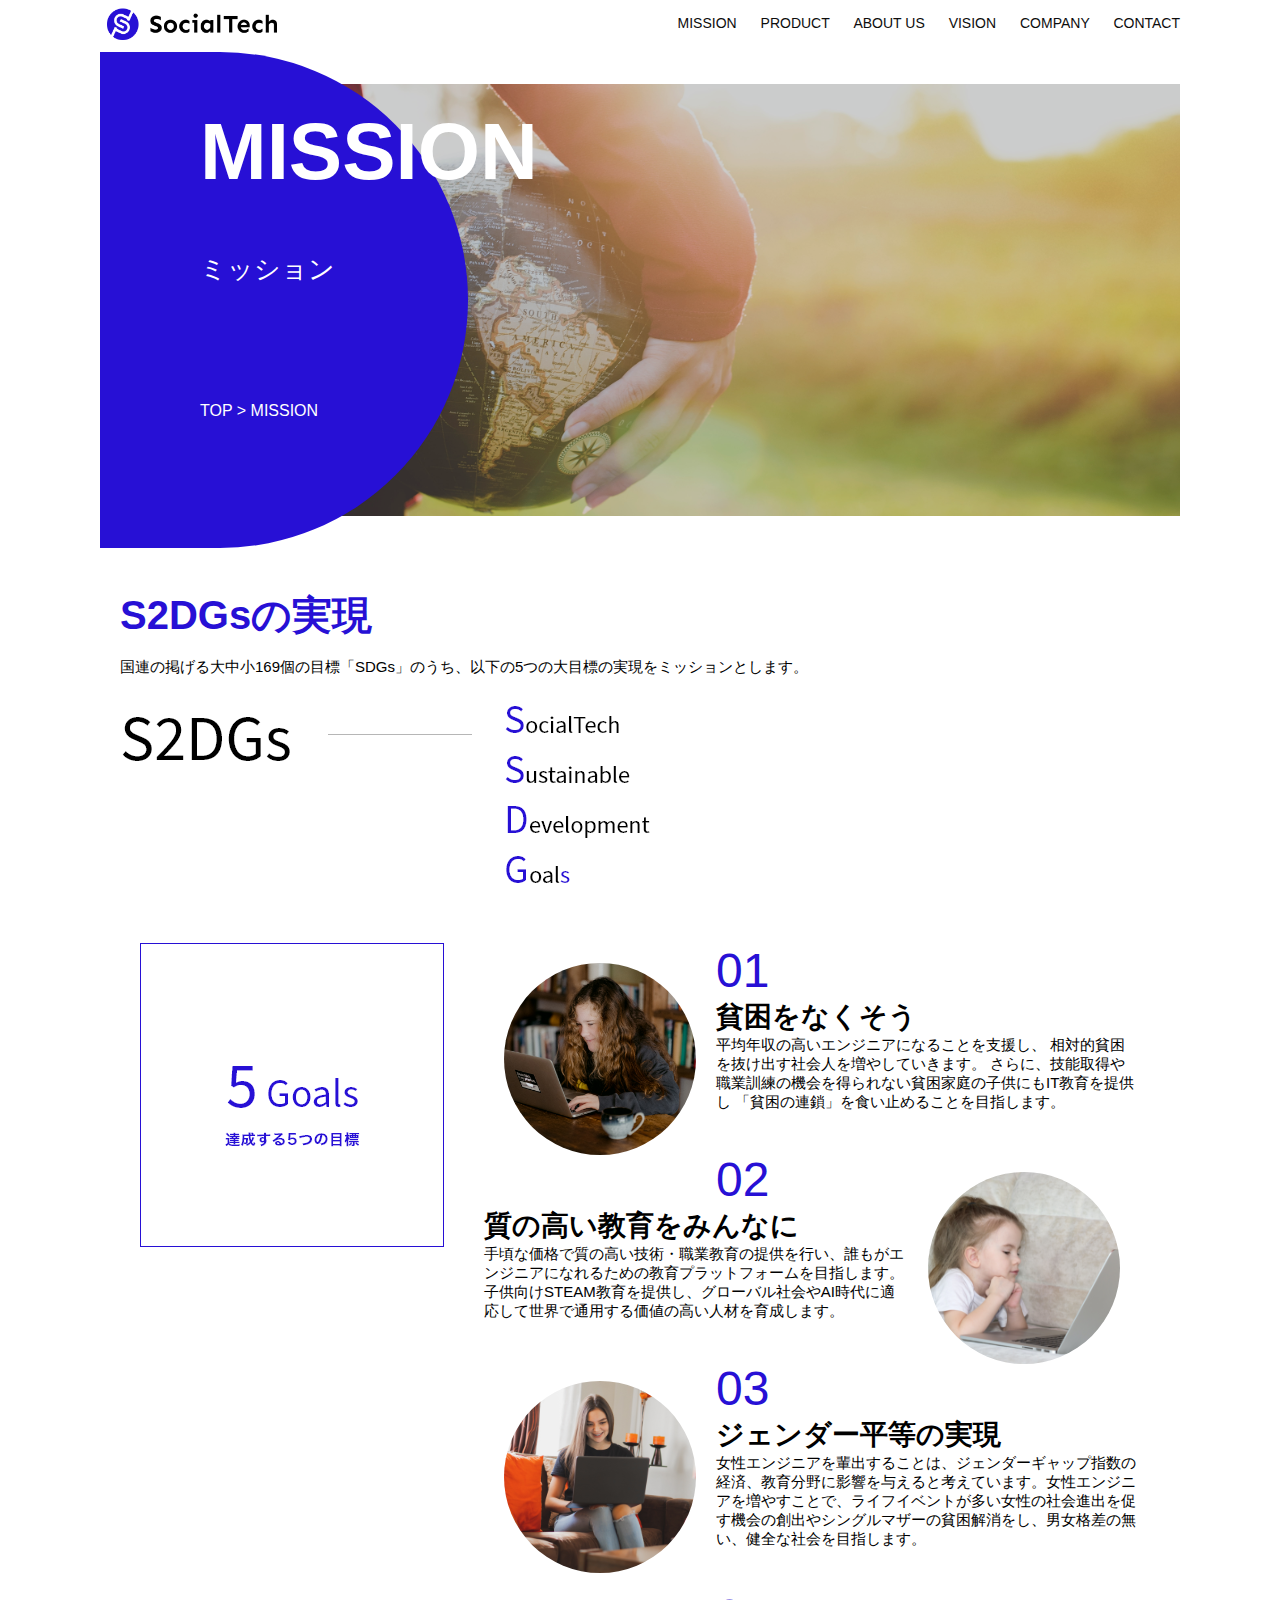
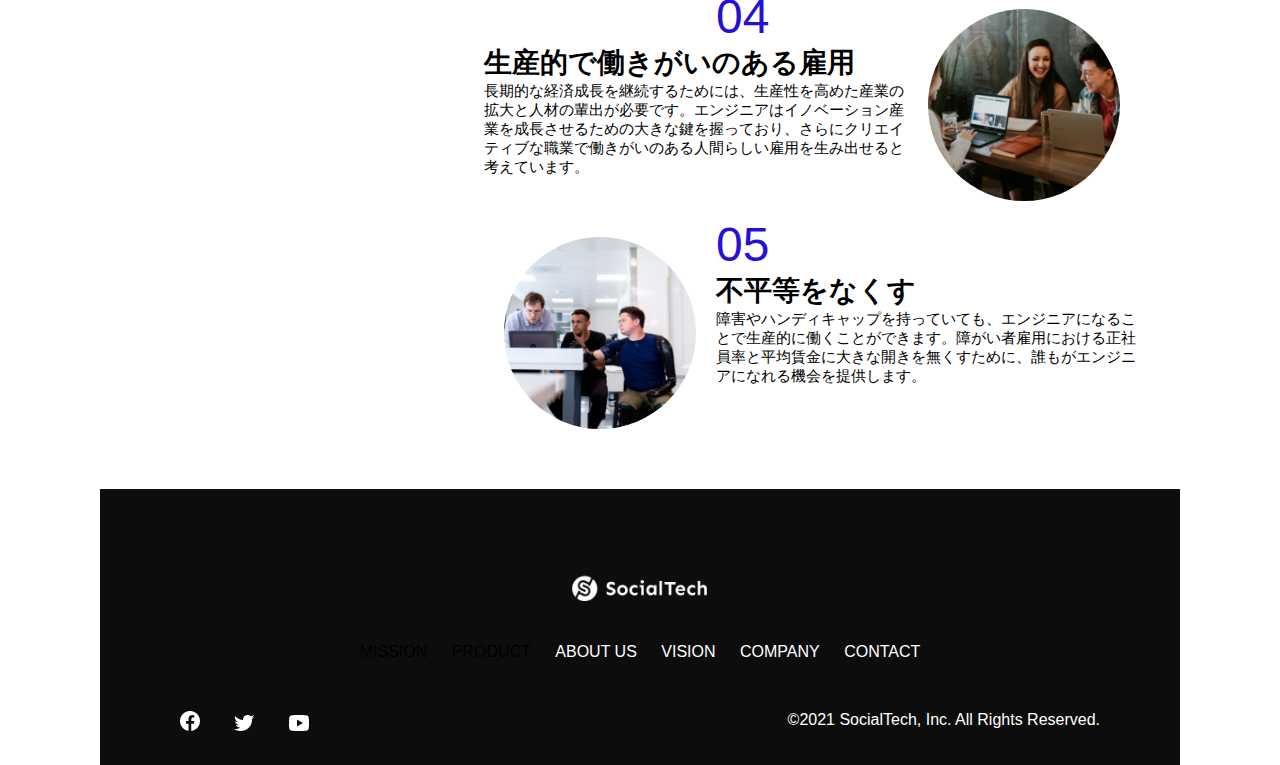
<file: kadai_tutorial_output/socialtech/mission.html>
<!DOCTYPE html>
<html>
<head>
    <title>SocialTech - MISSION ミッション -</title>
    <meta charset="UTF-8">
    <meta name="description" content="SocialTechが目指す5つの目標（S2DGs）を紹介します">
    <meta name="viewport" content="width=device-width,initial-scale=1.0">
    <link rel="stylesheet" href="style.css">
</head>

<body>
    <!-- ヘッダー -->
     <header>
        <!-- ロゴ -->
         <a hre="index.html" id="logo"><img src="images/logo.png" alt="トップページに戻る"></a>

         <!-- PC用ナビゲーション -->
          <nav id="nav-pc">
            <a href="mission.html">MISSION</a>
            <a href="product.html">PRODUCT</a>
            <a href="index.html#aboutus">ABOUT US</a>
            <a href="index.html#vision">VISION</a>
            <a href="index.html#company">COMPANY</a>
            <a href="index.html#contact">CONTACT</a>
          </nav>

          <!-- スマホ用メニューボタン -->
           <img id="menu-sp" src="images/button-menu.png" alt="ナビゲーションを開く" onckick="document.getElementById('nav-sp').style.display = 'block'">

          <!-- スマホ用ナビゲーション -->
           <nav id="nav-sp">
            <img id="close" src="images/button-close.png" alt="ナビゲーションを閉じる" onclick="document.getElementById('nav-sp').style.display = 'none'">
           <a id="logo-sp" href="index.html" onclick="document.getElementById('nav-sp').style.display = 'none'"><img
            src="images/logo-sp.png" alt="トップページに戻る"></a>
            <a class="menu" href="mission.html" onclick="document.getElementById('nav-sp').style.display = 'none'">MISSION</a>
            <a class="menu" href="product.html" onclick="document.getElementById('nav-sp').style.display = 'none'">PRODUCT</a>
            <a class="menu" href="index.html#aboutus" onclick="document.getElementById('nav-sp').style.display = 'none'">ABOUT
             US</a>
            <a class="menu" href="index.html#vision"
              onclick="document.getElementById('nav-sp').style.display = 'none'">VISION</a>
            <a class="menu" href="index.html#company"
              onclick="document.getElementById('nav-sp').style.display = 'none'">COMPANY</a>
            <a class="menu" href="index.html#contact"
              onclick="document.getElementById('nav-sp').style.display = 'none'">CONTACT</a>
          <div id="sns">
            <a href="https://www.facebook.com/sejuku2013"><img src="images/button-facebook.png" alt="Facebookのリンク"></a>
            <a href="https://twitter.com/samuraijuku"><img src="images/button-twitter.png" alt="Twitterのリンク"></a>
            <a href="https://www.youtube.com/channel/UCCFOQO5aDK0xXam4cUQXT8g"><img src="images/button-youtube.png" alt="YouTubeのリンク"></a>
        </div>
      </nav>
     </header>
     <main>
      <article>
        <section id="mission-main">
          <div id="mission-title">
            <h1>MISSION</h1>
            <span>ミッション</span>
            <div>TOP > MISSION</div>
          </div>
        </section>
        <section id="mission-s2dgs">
          <h2 class="mission-h2">S2DGsの実現</h2>
          <p>国連の掲げる大中小169個の目標「SDGs」のうち、以下の5つの大目標の実現をミッションとします。</p>
          <img src="images/mission/mission-s2dgs.png" alt="S2DGs">
        </section>
        <section id="mission-5goals">
          <div>
            <img id="s2dgs-image" src="images/mission/mission-5goals.png" alt="5Goals">
          </div>
          <div>
            <div>
              <img class="fivegoals-image-left" src="images/mission/mission-5goals01.png" alt="PCを操作する女の子">
              <span class="fivegoals-number">01</span>
              <h3 class="fivegoals-h3">貧困をなくそう</h3>
              <p class="fivegoals-p">
                平均年収の高いエンジニアになることを支援し、
                相対的貧困を抜け出す社会人を増やしていきます。
                さらに、技能取得や職業訓練の機会を得られない貧困家庭の子供にもIT教育を提供し
                「貧困の連鎖」を食い止めることを目指します。
              </p>
            </div>

            <div>
              <img class="fivegoals-image-right" src="images/mission/mission-5goals02.png" alt="PCを見つめる小さい女の子">
              <span class="fivegoals-number">02</span>
              <h3 class="fivegoals-h3">質の高い教育をみんなに</h3>
              <p class="fivegoals-p">
                手頃な価格で質の高い技術・職業教育の提供を行い、誰もがエンジニアになれるための教育プラットフォームを目指します。子供向けSTEAM教育を提供し、グローバル社会やAI時代に適応して世界で通用する価値の高い人材を育成します。
              </p>
            </div>

            <div>
              <img class="fivegoals-image-left" src="images/mission/mission-5goals03.png" alt="PCを操作する女性">
              <span class="fivegoals-number">03</span>
              <h3 class="fivegoals-h3">ジェンダー平等の実現</h3>
              <p class="fivegoals-p">
                女性エンジニアを輩出することは、ジェンダーギャップ指数の経済、教育分野に影響を与えると考えています。女性エンジニアを増やすことで、ライフイベントが多い女性の社会進出を促す機会の創出やシングルマザーの貧困解消をし、男女格差の無い、健全な社会を目指します。
              </p>
            </div>

            <div>
              <img class="fivegoals-image-right" src="images/mission/mission-5goals04.png" alt="笑顔で話し合う3人の男女">
              <span class="fivegoals-number">04</span>
              <h3 class="fivegoals-h3">生産的で働きがいのある雇用</h3>
              <p class="fivegoals-p">
                長期的な経済成長を継続するためには、生産性を高めた産業の拡大と人材の輩出が必要です。エンジニアはイノベーション産業を成長させるための大きな鍵を握っており、さらにクリエイティブな職業で働きがいのある人間らしい雇用を生み出せると考えています。
              </p>
            </div>

            <div>
              <img class="fivegoals-image-left" src="images/mission/mission-5goals05.png" alt="障害を持つ男性が生き生きと働く様子">
              <span class="fivegoals-number">05</span>
              <h3 class="fivegoals-h3">不平等をなくす</h3>
              <p class="fivegoals-p">
                障害やハンディキャップを持っていても、エンジニアになることで生産的に働くことができます。障がい者雇用における正社員率と平均賃金に大きな開きを無くすために、誰もがエンジニアになれる機会を提供します。
              </p>
            </div>
          </div>
        </section>
      </article>
      <footer>
        <div id="footer-logo">
          <img src="images/logo-sp.png" alt="SocialTech">
        </div>
        <div id="footer-link">
          <a herf="mission.html">MISSION</a>
          <a herf="product.html">PRODUCT</a>
          <a href="index.html#aboutus">ABOUT US</a>
          <a href="index.html#vision">VISION</a>
          <a href="index.html#company">COMPANY</a>
          <a href="index.html#contact">CONTACT</a>
        </div>
        <div id="sns-footer">
          <a href="https://www.facebook.com/sejuku2013"><img src="images/button-facebook.png" alt="Facebookのリンク"></a>
          <a href="https://twitter.com/samuraijuku"><img src="images/button-twitter.png" alt="Twitterのリンク"></a>
          <a href="https://www.youtube.com/channel/UCCFOQO5aDK0xXam4cUQXT8g"><img src="images/button-youtube.png" alt="YouTubeのリンク"></a>
          <span id="copyright">&copy;2021 SocialTech, Inc. All Rights Reserved. </span>
        </div>
      </footer>
     </main>
</body>

</html>
</file>
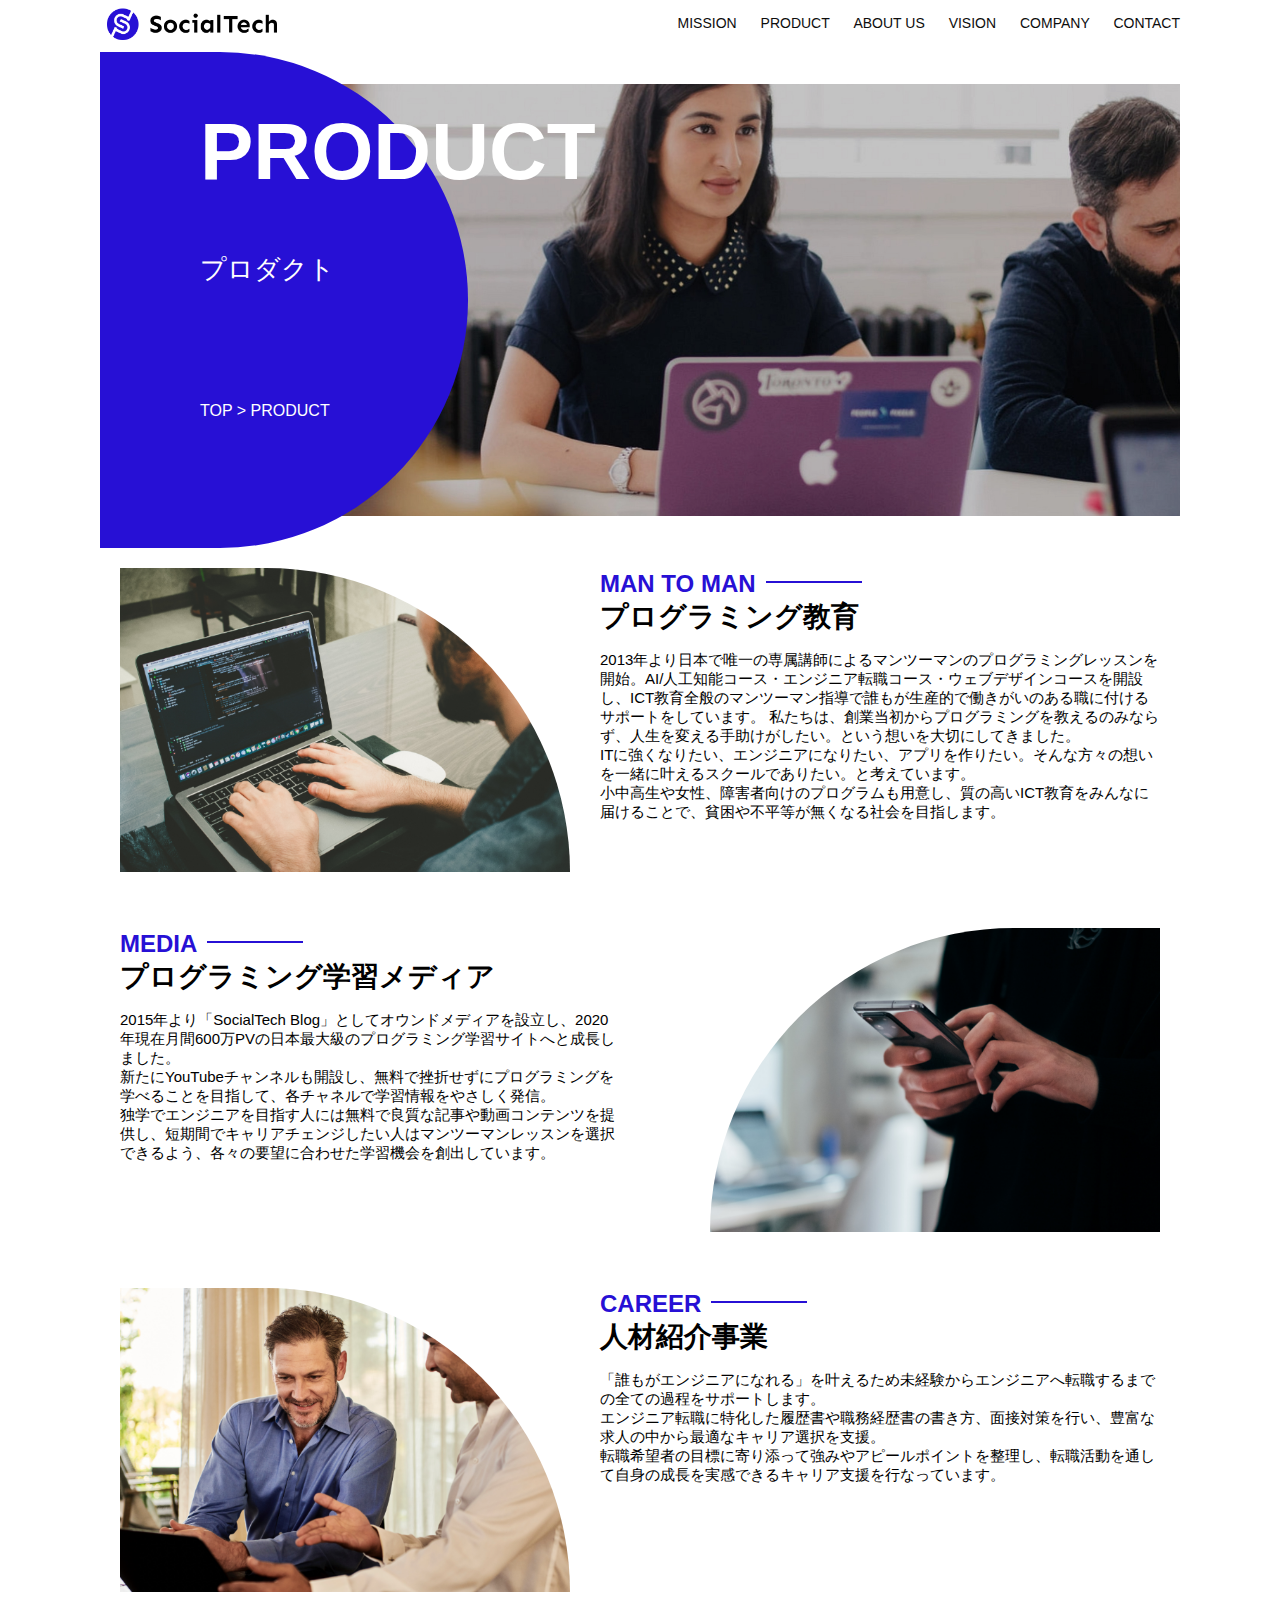
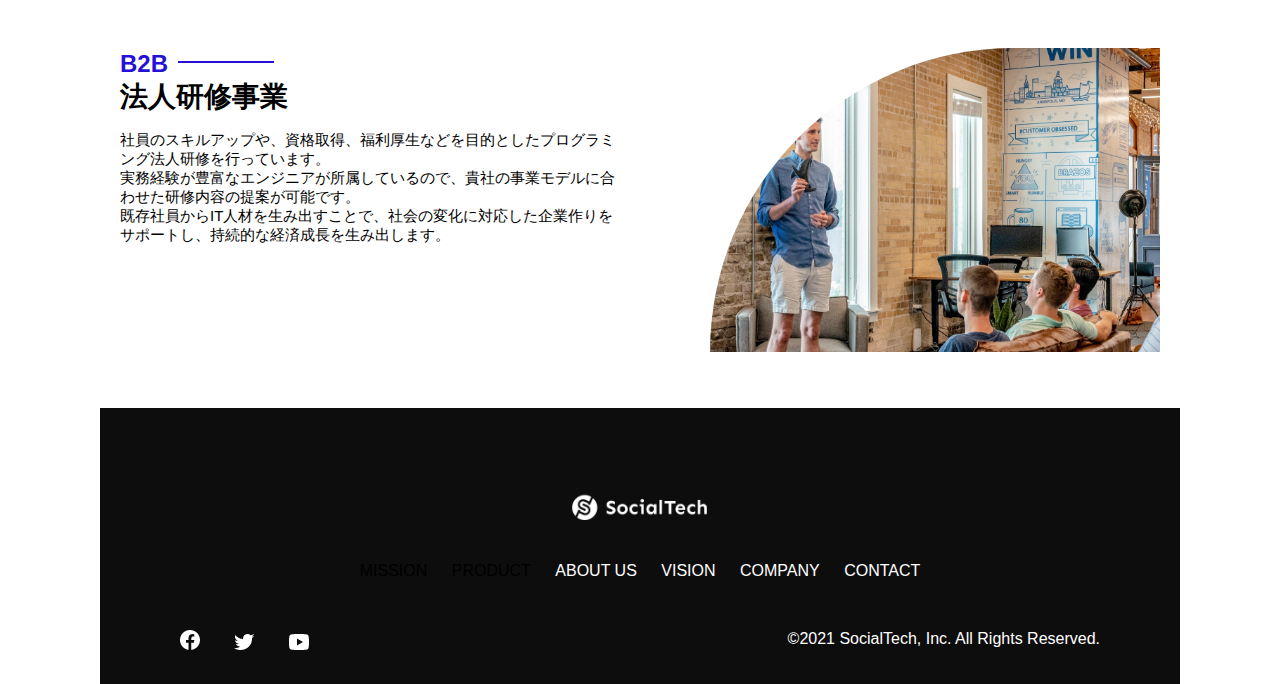
<file: kadai_tutorial_output/socialtech/product.html>
<!DOCTYPE html>
<html>
<head>
    <title>SocialTech -PRODUCT プロダクト-</title>
    <meta charset="UTF-8">
    <meta name="description" content="SocialTechの4つのプロダクトを紹介します">
    <meta name="viewport" content="width=device-width,initial-scale=1.0">
    <link rel="stylesheet" href="style.css">
</head>

<body>
    <!-- ヘッダー -->
     <header>
        <!-- ロゴ -->
         <a hre="index.html" id="logo"><img src="images/logo.png" alt="トップページに戻る"></a>

         <!-- PC用ナビゲーション -->
          <nav id="nav-pc">
            <a href="mission.html">MISSION</a>
            <a href="product.html">PRODUCT</a>
            <a href="index.html#aboutus">ABOUT US</a>
            <a href="index.html#vision">VISION</a>
            <a href="index.html#company">COMPANY</a>
            <a href="index.html#contact">CONTACT</a>
          </nav>

           <!-- スマホ用メニューボタン -->
           <img id="menu-sp" src="images/button-menu.png" alt="ナビゲーションを開く" onckick="document.getElementById('nav-sp').style.display = 'block'">

          <!-- スマホ用ナビゲーション -->
           <nav id="nav-sp">
            <img id="close" src="images/button-close.png" alt="ナビゲーションを閉じる" onclick="document.getElementById('nav-sp').style.display = 'none'">
           <a id="logo-sp" href="index.html" onclick="document.getElementById('nav-sp').style.display = 'none'"><img
            src="images/logo-sp.png" alt="トップページに戻る"></a>
            <a class="menu" href="mission.html" onclick="document.getElementById('nav-sp').style.display = 'none'">MISSION</a>
            <a class="menu" href="product.html" onclick="document.getElementById('nav-sp').style.display = 'none'">PRODUCT</a>
            <a class="menu" href="index.html#aboutus" onclick="document.getElementById('nav-sp').style.display = 'none'">ABOUT
             US</a>
            <a class="menu" href="index.html#vision"
              onclick="document.getElementById('nav-sp').style.display = 'none'">VISION</a>
            <a class="menu" href="index.html#company"
              onclick="document.getElementById('nav-sp').style.display = 'none'">COMPANY</a>
            <a class="menu" href="index.html#contact"
              onclick="document.getElementById('nav-sp').style.display = 'none'">CONTACT</a>
          <div id="sns">
            <a href="https://www.facebook.com/sejuku2013"><img src="images/button-facebook.png" alt="Facebookのリンク"></a>
            <a href="https://twitter.com/samuraijuku"><img src="images/button-twitter.png" alt="Twitterのリンク"></a>
            <a href="https://www.youtube.com/channel/UCCFOQO5aDK0xXam4cUQXT8g"><img src="images/button-youtube.png" alt="YouTubeのリンク"></a>
        </div>
      </nav>
     </header>
     <main>
        <article>
            <section id="product-main">
                <div id="product-title">
                    <h1>PRODUCT</h1>
                    <span>プロダクト</span>
                    <div>TOP > PRODUCT</div>
                </div>
            </section>
            <section class="product-section1">
                <img src="images/product/product-mantoman.png" alt="PCでコードを書く男性">
                <div>
                    <h2 class="product-h2">MAN TO MAN</h2>
                    <h3 class="product-h3">プログラミング教育</h3>
                    <p>
                        2013年より日本で唯一の専属講師によるマンツーマンのプログラミングレッスンを開始。AI/人工知能コース・エンジニア転職コース・ウェブデザインコースを開設し、ICT教育全般のマンツーマン指導で誰もが生産的で働きがいのある職に付けるサポートをしています。
                        私たちは、創業当初からプログラミングを教えるのみならず、人生を変える手助けがしたい。という想いを大切にしてきました。<br>ITに強くなりたい、エンジニアになりたい、アプリを作りたい。そんな方々の想いを一緒に叶えるスクールでありたい。と考えています。<br>小中高生や女性、障害者向けのプログラムも用意し、質の高いICT教育をみんなに届けることで、貧困や不平等が無くなる社会を目指します。 
                    </p>
                </div>
            </section>

            <section class="product-section2">
                <div>
                    <h2 class="product-h2">MEDIA</h2>
                    <h3 class="product-h3">プログラミング学習メディア</h3>
                    <p>
                        2015年より「SocialTech
                        Blog」としてオウンドメディアを設立し、2020年現在月間600万PVの日本最大級のプログラミング学習サイトへと成長しました。<br>新たにYouTubeチャンネルも開設し、無料で挫折せずにプログラミングを学べることを目指して、各チャネルで学習情報をやさしく発信。<br>独学でエンジニアを目指す人には無料で良質な記事や動画コンテンツを提供し、短期間でキャリアチェンジしたい人はマンツーマンレッスンを選択できるよう、各々の要望に合わせた学習機会を創出しています。
                    </p>
                </div>
                <img src="images/product/product-media.png" alt="スマートフォンを操作する人">
            </section>

            <section class="product-section1">
                <img src="images/product/product-career.png" alt="笑顔で話し合う2人の男性">
                <div>
                    <h2 class="product-h2">CAREER</h2>
                    <h3 class="product-h3">人材紹介事業</h3>
                    <p>
                        「誰もがエンジニアになれる」を叶えるため未経験からエンジニアへ転職するまでの全ての過程をサポートします。<br>エンジニア転職に特化した履歴書や職務経歴書の書き方、面接対策を行い、豊富な求人の中から最適なキャリア選択を支援。<br>転職希望者の目標に寄り添って強みやアピールポイントを整理し、転職活動を通して自身の成長を実感できるキャリア支援を行なっています。<br>
                    </p>
                </div>
            </section>

            <section class="product-section2">
                <div>
                    <h2 class="product-h2">B2B</h2>
                    <h3 class="product-h3">法人研修事業</h3>
                    <p>
                        社員のスキルアップや、資格取得、福利厚生などを目的としたプログラミング法人研修を行っています。<br>実務経験が豊富なエンジニアが所属しているので、貴社の事業モデルに合わせた研修内容の提案が可能です。<br>既存社員からIT人材を生み出すことで、社会の変化に対応した企業作りをサポートし、持続的な経済成長を生み出します。
                    </p>
                </div>
                <img src="images/product/product-b2b.png" alt="講演中の男性とそれを聴く人々">
            </section>
        </article>
        <footer>
        <div id="footer-logo">
          <img src="images/logo-sp.png" alt="SocialTech">
        </div>
        <div id="footer-link">
          <a herf="mission.html">MISSION</a>
          <a herf="product.html">PRODUCT</a>
          <a href="index.html#aboutus">ABOUT US</a>
          <a href="index.html#vision">VISION</a>
          <a href="index.html#company">COMPANY</a>
          <a href="index.html#contact">CONTACT</a>
        </div>
        <div id="sns-footer">
          <a href="https://www.facebook.com/sejuku2013"><img src="images/button-facebook.png" alt="Facebookのリンク"></a>
          <a href="https://twitter.com/samuraijuku"><img src="images/button-twitter.png" alt="Twitterのリンク"></a>
          <a href="https://www.youtube.com/channel/UCCFOQO5aDK0xXam4cUQXT8g"><img src="images/button-youtube.png" alt="YouTubeのリンク"></a>
          <span id="copyright">&copy;2021 SocialTech, Inc. All Rights Reserved. </span>
        </div>
      </footer>
     </main>
    </body>
</html>
</file>
<file: html-css-kadai_013/style.css>
/* PC、スマホ共通スタイル */
body {
  font-family: "Source Sans Pro", "Hiragino Kaku Gothic ProN", Meiryo, Arial,
    sans-serif;
}

p {
  font-size: 15px;
}

#main-visual>img {
  width: 100%;
}

/*================
PC用のスタイル 
=================*/
@media screen and (min-width: 768px) {
  /* 横幅設定 */
  body {
    max-width: 1080px;
    min-width: 960px;
    margin: 0 auto 0 auto;
  }

  /* ヘッダー */
  header {
    display: flex;
    justify-content: space-between;
  }

  /* ナビゲーションのレイアウト */
  #nav-pc {
    text-align: right;
    font-size: 14px;
    padding-top: 15px;
  }

  /* ナビゲーションのリンクの装飾設定 */
  #nav-pc>a {
    text-decoration: none;
    margin-left: 20px;
  }

  #nav-pc>a:link {
    color: #0d0d0d;
  }

  #nav-pc>a:visited {
    color: #0d0d0d;
  }

  #nav-pc>a:hover {
    color: #0d0d0d;
    text-decoration: underline;
  }

  #nav-pc>a:active {
    color: #0d0d0d;
  }
  #menu-sp {
    display: none;
  }
  #nav-sp {
    display: none;
  }
}

/*================
SP用のスタイル 
=================*/
@media screen and (max-width: 767px) {

  body{
    min-width: 375px;
    margin: 0;
  }
  #nav-pc {
  display: none;
  }
  #menu-sp {
    float: right;
    padding: 0;
  }
  #nav-sp {
    background-color: #ce933e;
    position: absolute;
    left: 0;
    top: 0;
    height: 100%;
    width: 100%;
    display: none;
    z-index: 100;
  }
  #close {
    position: absolute;
    top: 20px;
    right: 20px;
  }
  #logo-sp {
    margin: 80px 0 30px 20px;
  } 
  #nav-sp > a {
    display: block;
  }
  #nav-sp > a:link {
    color: #ffffff;
  }
  #nav-sp > a:visited {
    color: #ffffff;
  }
  #nav-sp > a:hover	{
    color: #ffffff
  }
  #nav-sp > a:hover {
    text-decoration:underline;
  }
  #nav-sp > a:active {
    color: #ffffff;
  }
  #nav-sp > .menu {
    text-decoration: none;
    display: block;
    margin-right: 20px;
    margin-left: 20px;
    height: 44px;
    font-size: 16px;
    background-image: url("images/arrow.png");
    background-repeat: no-repeat;
    background-position: right top;
  }
}
</file>
<file: socialtech-kadai_012/style.css>
/* PC、スマホ共通スタイル */
body {
  font-family: "Source Sans Pro", "Hiragino Kaku Gothic ProN", Meiryo, Arial,
    sans-serif;
}

p {
  font-size: 15px;
}

/*================
PC用のスタイル 
=================*/
/* 横幅設定 */
body {
  max-width: 1080px;
  min-width: 960px;
  margin: 0 auto 0 auto;
}

/* ヘッダー */
header {
  display: flex;
  justify-content: space-between;
}

/* ナビゲーションのレイアウト */
#nav-pc {
  text-align: right;
  font-size: 14px;
  padding-top: 15px;
}

/* ナビゲーションのリンクの装飾設定 */
#nav-pc>a {
  text-decoration: none;
  margin-left: 20px;
}

#nav-pc>a:link {
  color: #0d0d0d;
}

#nav-pc>a:visited {
  color: #0d0d0d;
}

#nav-pc>a:hover {
  color: #0d0d0d;
  text-decoration: underline;
}

#nav-pc>a:active {
  color: #0d0d0d;
}

/* メインビジュアル*/
#main-visual {
  position: relative;
  height: 400px;
}

#main-message {
  position: absolute;
  top: 0;
  left: 0;
  background-color: #2710d5;
  color: #ffffff;
  border-radius: 0 0 476px 0;
  max-width: 620px;
  height: 100%;
  width: 100%;
  z-index: 11;
}

#main-message>h1 {
  font-size: 60px;
  font-weight: bold;
  margin: 100px 0 0 50px;
}

#main-message>p {
  font-size: 28px;
  margin: 0 0 0 50px;
}

#main-visual>img {
  max-width: 620px;
  border-radius: 476px 0 0 0;
  position: absolute;
  top: 0;
  right: 0;
  z-index: 10;
}

/* 見出し */
h2 {
  margin: 40px 0 0 0;
}

h2::after {
  content: url("images/line.png");
  margin-left: 10px;
}

h3 {
  font-size: 27px;
}

/* ミッション */
#mission {
  margin: 80px auto 80px auto;
  width: 100%;
}

#mission-flex {
  width: 100%;
  display: flex;
}

#mission-flex>div {
  width: 50%;
  margin: 20px;
}

#mission-photo {
  width: 100%;
}

#s2dgs {
  margin-top: 50px;
}

/* プロダクト */
#product {
  background-color: #fafafa;
  width: 100%;
  margin: 80px 0 80px 0;
  padding: 10px 40px 0px 40px;
}

/* 外枠 */
#product>div {
  margin-top: 40px;
  display: flex;
}

/* 左のカラム */
#product-left {
  width: 50%;
  margin-right: 20px;
}

/* 右のカラム */
#product-right {
  width: 50%;
  margin-left: 20px;
  margin-top: 80px;
}

/* 画像＋説明の枠 */
#product-left>div {
  position: relative;
  height: 480px;
  margin-right: 20px;
}

#product-right>div {
  position: relative;
  height: 480px;
  margin-left: 20px;
}

/* 画像 */
.product-photo {
  width: 100%;
}

/* 説明文の枠 */
.product-explain {
  background-color: #ffffff;
  position: absolute;
  left: 0;
  top: 280px;
  margin: 0 40px 0 40px;
  padding: 20px;
  box-shadow: 5px 5px 10px rgba(0, 0, 0, 0.05);
}

/* 説明文の英語 */
.product-explain>span {
  color: #2710d5;
  font-weight: bold;
  font-size: 16px;
  margin: 0;
}

/* 説明文の見出し */
.product-explain>h3 {
  margin: 5px 0 5px 0;
}

/* 説明文 */
.product-explain>p {
  margin: 0;
}

/* 「もっとみる」ボタン */
#product-more {
  margin: 0 auto -42px auto;
}

/* ABOUT US */
#aboutus {
  margin: 80px auto 80px auto;
}

/* 3つの組織文化と画像を入れる枠 */
#aboutus>div {
  display: flex;
}

/* 画像 */
.culture-img {
  width: 100%;
  align-self: flex-start;
}

.culture-img2 {
  margin-top: 50px;
  width: 100%;
}

/* 3つの組織文化の表 */
.culture-table {
  max-width: 500px;
  margin-right: 50px;
}

/* 番号 */
.culture-num {
  font-size: 80px;
  color: #2710d5;
  margin: 0 20px 0 0;
}

/* 組織文化英語 */
.culture-en {
  color: #2710d5;
  font-weight: bold;
  font-size: 24px;
  display: block;
}

/* 組織文化日本語 */
.culture-jp {
  font-size: 28px;
  font-weight: bold;
}

/* 説明文 */
.culture-description {
  margin: 0;
}

/* ビジョン */
#vision {
  margin: 80px auto 80px auto;
}

/* セクション内の外枠 */
#vision>div {
  width: 100%;
  display: flex;
  justify-content: space-between;
  flex-wrap: wrap;
}

/* 7つの行動指針の枠 */
.vision-box {
  width: 300px;
  height: 300px;
  margin-bottom: 30px;
  position: relative;
}

.vision-box>img {
  width: 100%;
  height: auto;
  position: absolute;
  top: 0;
  left: 0;
  z-index: 30;
}

.vision-box>span {
  position: absolute;
  top: 0;
  left: 0;
  z-index: 31;
  margin-right: 20px;
}

.vision-box>span>h4 {
  color: #2710d5;
  font-size: 19px;
  margin: 80px 0 0 0;
  Ï
}

.vision-box>span>h4::first-letter {
  font-size: 40px;
}

.vision-box>span>h5 {
  font-size: 20px;
  margin: 0 0 0 0;
}

.vision-box>span>p {
  margin: 10px 0 0 0;
}

/* 会社概要 */
#company {
  margin: 80px auto 80px auto;
}

#company-table {
  width: 100%;
}

.tableheader {
  text-align: left;
  padding: 20px;
  border-bottom-color: #2710d5;
  border-bottom-width: 1px;
  border-bottom-style: solid;
  width: 100px;
}

.tableheader-first {
  text-align: left;
  padding: 20px;
  border-bottom-color: #2710d5;
  border-bottom-width: 1px;
  border-bottom-style: solid;
  border-top-color: #2710d5;
  border-top-width: 1px;
  border-top-style: solid;
  width: 100px;
}

.cell {
  padding: 30px;
  border-bottom-color: #ececec;
  border-bottom-width: 1px;
  border-bottom-style: solid;
}

.cell-first {
  padding: 30px;
  border-bottom-color: #ececec;
  border-bottom-width: 1px;
  border-bottom-style: solid;
  border-top-color: #ececec;
  border-top-width: 1px;
  border-top-style: solid;
}

#company>iframe {
  width: 100%;
  height: 368px;
  margin-top: 40px;
}

/* お問い合わせ */
#contact {
  margin: 80px auto 80px auto;
}

/* 外枠 */
#contact>form>div {
  display: flex;
  flex-direction: row;
  flex-wrap: wrap;
  padding-bottom: 30px;
}

/* 左列の見出し */
.contact-heading {
  width: 240px;
  align-self: center;
}

/* 見出しのラベル */
.contact-label {
  font-weight: bold;
}

/* 必須 */
.contact-span {
  color: #ce2222;
  margin: 0 0 0 20px;
  font-weight: bold;
}

/* テキストボックス */
.contact-textbox {
  border-top: 0;
  border-left: 0;
  border-right: 0;
  border-bottom-width: 1px;
  border-bottom-color: #707070;
  border-bottom-style: solid;
  background-color: #fafafa;
  width: 400px;
  height: 56px;
}

/* お問い合わせ内容のテキストエリア */
.contact-textarea {
  border-top: 0;
  border-left: 0;
  border-right: 0;
  border-bottom-width: 1px;
  border-bottom-color: #707070;
  border-bottom-style: solid;
  background-color: #fafafa;
  width: 400px;
  height: 200px;
}

/* 個人情報の取り扱い */
details {
  width: 700px;
}

details>div {
  background-color: #fafafa;
  padding: 20px;
}

details>div>span {
  font-weight: bold;
}

/* フッター */
footer {
  background-color: #0d0d0d;
  text-align: center;
  padding: 80px 80px 30px 80px;
}

#footer-logo {
  margin-bottom: 30px;
}

#footer-link {
  margin-bottom: 50px;
}
#footer-link > a {
  text-decoration: none;
  margin: 10px;
}
#footer-link > a:link {
  color: #ffffff;
}
#footer-link > a:visited {
  color: #ffffff;
}
#footer-link > a:hover {
  color: #ffffff;
  text-decoration: underline;
}
#footer-link > a:active {
  color: #ffffff;
}

#sns-footer {
  text-align: left;
  width: 100%;
}

#sns-footer > a {
  margin-right: 30px;
}

#copyright {
  color: #ffffff;
  float: right;
}

/* CASES */
#cases {
  margin-top: 40px;
  margin-bottom: 40px;
  width: 100%;
}
ul {
  display: flex;
  list-style-type: none;
}
li {
  width: 33%;
  margin: 20px;
}
.case-card {
  background-color: #ffffff;
  min-height: 400px;
  box-shadow: 5px 5px 15px rgba(0, 0, 0, 0.2);
}
.case-img {
  width: 100%;
}
.case-info {
  padding: 10px 20px;
}
.case-name {
  color: #2710d5;
  font-size: 19px;
}
.case-content {
  font-size: 14px;
}
</file>
<file: kadai_tutorial_output/socialtech/style.css>
/* PC、スマホ共通スタイル */
body {
    font-family: "Source Sans Pro",
    "Hiragino Kaku Gothic ProN", Meiryo, Arial, sans-serif;
}

p {
    font-size: 15px;
}

/* PC用のスタイル */
@media screen and (min-width: 768px) {
/* 横幅設定 */
body{
    max-width:1080px;
    min-width:960px;
    margin: 0 auto 0 auto;
}

/* ヘッダー */
header{
    display: flex;
    justify-content: space-between;
    
}

/* ナビゲーションのレイアウト */
#nav-pc{
    font-size: 14px;
    padding-top: 15px;
}

/* ナビゲーションのリンクの装飾設定 */
#nav-pc > a {
    text-decoration: none;
    margin-left: 20px;
}
#nav-pc > a:link {
    color: #0d0d0d;
}
#nav-pc > a:visited {
    color: #0d0d0d;
}
#nav-pc > a:hover {
    color: #0d0d0d;
    text-decoration: underline;
}
#nav-pc > a:active {
    color: #0d0d0d;
}

 /* スマホ用ナビを非表示 */
 #nav-sp,#menu-sp {
  display: none;
 }

/* メインビジュアル*/
#main-visual {
    position: relative;
    height: 400px;
}

#main-message {
    position: absolute;
    top: 0;
    left: 0;
    background-color: #2710d5;
    color: #ffffff;
    border-radius: 0 0 476px 0;
    max-width: 620px;
    height: 100%;
    width: 100%;
    z-index: 11;
}

#main-message > h1 {
    font-size: 60px;
    font-weight: bold;
    margin: 100px 0 0 50px;
}
#main-message > p {
    font-size: 28px;
    margin: 0 0 0 50px;
}

#main-visual > img {
    max-width: 620px;
    border-radius: 476px 0 0 0;
    position: absolute;
    top: 0;
    right: 0;
    z-index: 10;
  }

/* 見出し */
h2 {
    margin: 40px 0 0 0;
}

h2::after {
 content: url("images/line.png");
 margin-left: 10px;
}

h3 {
    font-size: 27px;
}

/* ミッション */
#mission-flex {
    width: 100%;
    display: flex;
}

#mission-flex > div {
    width: 50%;
    margin: 20px;
}

#mission-photo{
    width: 100%;
}

#s2dgs{
    margin-top: 50px;
    width: 100%;
}

/* プロダクト */
  #product {
    background-color: #fafafa;
    margin: 80px 0 80px 0;
    padding: 10px 40px 0px 40px;
  }
  
  /* 外枠 */
  #product > div {
    margin-top: 40px;
    display: flex;
  }
  
  /* 左のカラム */
  #product-left {
    width: 50%;
    margin-right: 20px;
  }
  
  /* 右のカラム */
  #product-right {
    width: 50%;
    margin-left: 20px;
    margin-top: 80px;
  }
  
  /* 画像＋説明の枠 */
  #product-left > div {
    position: relative;
    height: 480px;
    margin-right: 20px;
  }
  #product-right > div {
    position: relative;
    height: 480px;
    margin-left: 20px;
  }
#product-right > div {
    position: relative;
    height: 480px;
    margin-left: 20px;
}

/* 画像 */
.product-photo {
    width: 100%;
}

 /* 説明文の枠 */
  .product-explain {
    background-color: #ffffff;
    position: absolute;
    left: 0;
    top: 280px;
    margin: 0 40px 0 40px;
    padding: 20px;
    box-shadow: 5px 5px 10px rgba(0, 0, 0, 0.05);
  }
  
  /* 説明文の英語 */
  .product-explain > span {
    color: #2710d5;
    font-weight: bold;
    font-size: 16px;
    margin: 0;
  }
  
  /* 説明文の見出し */
  .product-explain > h3 {
    font-size: 20px;
    margin: 5px 0 5px 0;
  }
  
  /* 説明文 */
  .product-explain > p {
    font-size: 14px;
    margin: 0;
  }
  
  /* 「もっとみる」ボタン */
  #product-more {
    margin: 0 auto -42px auto;
  }

  /* ABOUT US */
  #aboutus {
    margin: 80px auto 80px auto;
  }

  /* 3つの組織文化と画像を入れる枠*/
  #aboutus > div {
    display: flex;
  }

  /* 画像 */
  .culture-img {
    width: 100%;
    align-self: flex-start;
  }

  .culture-img2 {
    margin-top: 50px;
    width: 100%;
  }

  /* 3つの組織文化の表 */
  .culture-table {
    margin-right: 50px;
  }

  /* 番号 */
  .culture-num {
    font-size: 80px;
    color: #2710d5;
    margin: 0 20px 0 0;
  }

  /* 組織文化英語 */
  .culture-en {
    color: #2710d5;
    font-weight: bold;
    font-size: 24px;
    display: block;
  }

  /* 組織文化日本語 */
  .culture-jp {
    font-size: 28px;
    font-weight: bold;
  }

  /* 説明文 */
  .culture-description {
    margin: 0;
  }

  /* ビジョン */
  #vision {
    margin: 80px auto 80px auto;
  }

  /* セクション内の外枠 */
  #vision > div {
    width: 100%;
    display: flex;
    justify-content: space-between;
    flex-wrap: wrap;
  }

  /*  7つの行動指針の枠 */
  .vision-box {
    width: 300px;
    height: 300px;
    margin-bottom: 30px;
    position: relative;
  }

  .vision-box > img {
    width: 100%;
    height: auto;
    position: absolute;
    top: 0;
    left: 0;
    z-index: 30;
  }

  .vision-box > span {
    position: absolute;
    top: 0;
    left: 0;
    z-index: 31;
    margin-right: 20px;
  }

  .vision-box > span > h4 {
    color: #2710d5;
    font-size: 19px;
    margin: 80px 0 0 0;
  }

  .vision-box > span > h4::first-letter {
    font-size: 40px;
  }

  .vision-box > span > h5 {
    font-size: 20px;
    margin: 0 0 0 0;
  }

  .vision-box > span > p{
    margin: 10px 0 0 0;
  }

  /* 会社概要 */
  #company {
    margin: 80px auto 80px auto;
  }

  #company-table {
    width: 100%;
  }

  .tableheader {
    text-align: left;
    padding: 20px;
    border-bottom-color: #2710d5;
    border-bottom-width: 1px;
    border-bottom-style: solid;
    width: 100px;
  }

  .tableheader-first {
    text-align: left;
    padding: 20px;
    border-bottom-color: #2710d5;
    border-bottom-width: 1px;
    border-bottom-style: solid;
    border-top-color: #2710d5;
    border-top-width: 1px;
    border-top-style: solid;
    width: 100px;
  }

  .cell {
    padding: 30px;
    border-bottom-color: #ececec;
    border-bottom-width: 1px;
    border-bottom-style: solid;
  }

  .cell-first {
    padding: 30px;
    border-bottom-color: #ececec;
    border-bottom-width: 1px;
    border-bottom-style: solid;
    border-top-color: #ececec;
    border-top-width: 1px;
    border-top-style: solid;
  }

  #company > iframe {
    width: 100%;
    height: 368px;
    margin-top: 40px;
  }

  /* お問い合わせ */
  #contact {
    margin: 80px auto 80px auto;
  }

  /* 外枠 */
  #contact > form > div {
    display: flex;
    flex-direction: row;
    flex-wrap: wrap;
    padding-bottom: 30px;
  }

  /* 左列の見出し */
  .contact-heading {
    width: 240px;
    align-self: center;
  }
  /* 見出しのラベル */
  .contact-label {
    font-weight: bold;
  }
  /* 必須 */
  .contact-span {
    color: #ce2222;
    margin: 0 0 0 20px;
    font-weight: bold;
  }

  /* テキストボックス */
  .contact-textbox {
    border-top: 0;
    border-left: 0;
    border-right: 0;
    border-bottom-width: 1px;
    border-bottom-color: #707070;
    border-bottom-style: solid;
    background-color: #fafafa;
    width: 400px;
    height: 56px;
  }
  /* お問い合わせ内容のテキストエリア */
  .contact-textarea {
    border-top: 0;
    border-left: 0;
    border-right: 0;
    border-bottom-width: 1px;
    border-bottom-color: #707070;
    border-bottom-style: solid;
    background-color: #fafafa;
    width: 400px;
    height: 200px;
  }

  /* 個人情報の取り扱い */
  details {
    width: 700px;
  }

  details > div {
    background-color: #fafafa;
    padding: 20px;
  }
details > div > span {
  font-weight: bold;
}

/* フッター */
footer {
  background-color: #0d0d0d;
  text-align: center;
  padding: 80px 80px 30px 80px;
}

#footer-logo {
  margin-bottom: 30px;
}

#footer-link {
  margin-bottom: 50px;
}
#footer-link > a {
  text-decoration: none;
  margin: 10px;
}
#footer-link > a:link {
  color: #ffffff;
}
#footer-link > a:visited {
  color: #ffffff;
}
#footer-link > a:hover {
  color: #ffffff;
  text-decoration: underline;
}
#footer-link > a:active {
  color: #ffffff;
}

#sns-footer {
  text-align: left;
  width: 100%; 
}

#sns-footer > a {
  margin-right: 30px;
}

#copyright {
  color: #ffffff;
  float: right;
}

/* mission.html用スタイル */
/* ミッションのメインビジュアル */
#mission-main {
  height: 496px;
  width: 100%;
  background-image: url("images/mission/mission-main.png");
  background-repeat: no-repeat;
  background-position-y: center;
}

#mission-title {
  background-color: #2710d5;
  width: 368px;
  color: #ffffff;
  height: 496px;
  border-radius: 0 248px 248px 0;
  position: relative;
}

#mission-title > h1 {
  position: absolute;
  top: 0;
  left: 100px;
  font-size: 80px;
}

#mission-title > span {
  position: absolute;
  top: 200px;
  left: 100px;
  font-size: 26px;
}

#mission-title > div {
  position: absolute;
  top: 350px;
  left: 100px;
  font-size: 16px;
}

#mission-s2dgs {
  width: 100%;
  margin: 20px;
}

.mission-h2 {
  color: #2710d5;
  font-size: 40px;
}

.mission-h2::after {
  content: none;
}

#mission-5goals {
  margin: 20px;
  display: flex;
}

#mission-5goals > div {
  flex-grow: 1;
  padding: 20px;
}

#mission-5goals > div > div {
  margin-bottom: 40px;
}

.fivegoals-image-right {
  float:right;
  margin: 20px;
}

.fivegoals-image-left {
  float: left;
  margin: 20px;
}

.fivegoals-number {
  color: #2710d5;
  font-size: 48px;
  margin: 0;
}

.fivegoals-h3 {
  font-size: 28px;
  margin: 0;
}

.fivegoals-p {
  margin: 0;
}

/* プロダクトページ */
#product-main {
  height: 496px;
  width: 100%;
  background-image: url("images/product/product-main.png");
  background-repeat: no-repeat;
  background-position-y: center;
}

#product-title {
  background-color: #2710d5;
  width: 368px;
  color: #ffffff;
  height: 496px;
  border-radius: 0 248px 248px 0;
  position: relative;
}
#product-title > h1 {
  position: absolute;
  top: 0;
  left: 100px;
  font-size: 80px;
}

#product-title > span {
  position: absolute;
  top: 200px;
  left: 100px;
  font-size: 26px;
}

#product-title > div {
  position: absolute;
  top: 350px;
  left: 100px;
  font-size: 16px;
}

/* セクション1 */
.product-section1 {
  position: relative;
  margin: 20px;
  height: 340px;
}

.product-section1 > img {
  position: absolute;
  top: 0;
  left: 0;
  width: 450px;
  margin: 0 40px 30px 0;
  border-radius: 0 432px 0 0;
}

.product-section1 > div {
  position: absolute;
  top: 0;
  left: 480px;
}

/* セクション2 */
.product-section2 {
  position: relative;
  margin: 20px;
  height: 340px;
}

.product-section2 > img {
  position: absolute;
  top: 0;
  right: 0;
  width: 450px;
  margin: 0 0 30px 40px;
  border-radius: 432px 0 0 0;
}

.product-section2 > div {
  width: 500px;
  position: absolute;
  top: 0;
  left: 0;
}

.product-h2 {
  color: #2710d5;
  font-size: 24px;
  margin: 0;
}

.product-h3 {
  font-size: 28px;
  margin: 0;
}
}

/* スマートフォン用のスタイル */
@media screen and (max-width: 767px) {
  body {
    min-width: 375px;
    margin: 0;
  }

  /* PC用ナビゲーション非表示 */
  #nav-pc {
    display: none;
  }

   /* ハンバーガーメニュー */
   #menu-sp {
    float: right;
    padding:0;
   }


/* スマホ用ナビゲーションの表示切替 */
/* 初期状態、レイアウトと非表示設定 */
#nav-sp {
  background-color: #2710d5;
  position: absolute;
  left: 0;
  top: 0;
  height: 100%;
  width: 100%;
  display: none;
  z-index: 100;
}

/* ×ボタン */
#close {
  position: absolute;
  top: 20px;
  right: 20px;
}

/* ナビゲーションメニュー用ロゴ */
#logo-sp {
  margin: 80px 0 30px 20px;
}

 /* ナビゲーションのリンクの装飾設定 */
 #nav-sp > a {
  display: block;
 }
#nav-sp > a:link {
  color: #ffffff;
}
#nav-sp > a:visited {
  color: #ffffff;
}
#nav-sp > a:hover {
  color: #ffffff;
  text-decoration: underline;
}
#nav-sp > a:active {
  color: #ffffff;
}
#nav-sp > .menu {
  text-decoration: none;
  display: block;
  margin: 0 20px 0 20px;
  height: 44px;
  font-size: 16px;
  background-image: url("images/arrow.png");
  background-repeat: no-repeat;
  background-position: right top;
}
#sns{
  position: absolute;
  bottom: 20px;
  left: 20px;
}
#sns > a {
  margin-right: 30px;
}

/* メインビジュアル */
#main-visual {
  position: relative;
  height: 470px;
  width: 100%;
  overflow: hidden;
}
#main-visual > div {
  position: absolute;
  top: 0;
  left: 0;
  background-color: #2710d5;
  color: white;
  border-radius: 0 0 476px 0;
  text-align: center;
  height: 280px;
  width: 100%;
  z-index: 11;
}
#main-visual > div > h1 {
  font-size: 28px;
  margin: 90px 0 0 0;
}

#main-visual > div > p {
  margin: 0;
}

#main-visual > img {
  width: 100%;
  border-radius: 476px 0 0 0;
  z-index: 10;
  position: absolute;
  bottom: 0;
  right: 0;
}

/* 見出し */
h2::after {
  content: url("images/line.png");
  margin-left: 10px;
}

h3 {
  font-size: 24px;
  margin: 10px 0 0 0;
}

/* ミッション */
#mission {
  margin: 20px;
}

#mission-photo {
  width: 100%;
}

#s2dgs {
  width: 100%;
}

/* プロダクト */
   #product {
     background-color: #fafafa;
     padding-top: 10px;
   }
 
   #product h2 {
     margin-left: 20px;
   }
   /* 外枠 */
   /* 左右のカラム　スマホでは縦並び */
   #product-left,
   #product-right {
     margin-right: 20px;
     margin-left: 20px;
   }

/* 画像＋説明の枠 */
   #product-left > div,
   #product-right > div {
     position: relative;
     height: 540px;
   }
 
   /* 説明文の枠 */
   .product-explain {
     background-color: #ffffff;
     position: absolute;
     left: 0;
     bottom: 50px;
     padding: 20px;
     box-shadow: 5px 5px 10px rgba(0, 0, 0, 0.05);
   }
 
   .product-explain > span {
     color: #2710d5;
     font-weight: bold;
     font-size: 16px;
     margin: 0px;
   }
 
   .product-explain > h3 {
     margin: 10px 0 10px 0;
   }

   /* 画像 */
.product-photo {
  width: 100%;
}

#product-more > img {
  margin: 0 0 -42px 20px;
}

 /* ABOUT US */
   #aboutus {
     margin: 80px 20px 80px 20px;
   }
 
   #aboutus > div {
     display: flex;
     flex-direction: column;
   }
 
   .culture-table {
     width: 100%;
     padding-right: 20px;
     order: 2;
   }
   .culture-img {
     width: 100%;
     order: 1;
   }
 
   .culture-img2 {
     width: 100%;
   }

   .culture-num {
    font-size: 80px;
    color: #2710d5;
   }

   .culture-en {
    color: #2710d5;
    font-weight: bold;
    font-size: 24px;
    display: block;
   }

   .culture-jp {
    display: block;
   }

   .culture-description {
    margin: 0;
   }

   /* ビジョン */
   #vision {
    margin: 80px 20px 80px 20px;
   }

   .vision-box {
    width: 300px;
    height: 300px;
    margin-bottom:30px;
    position: relative;
   }

   .vision-box > img {
    width: 100%;
    height: auto;
    position: absolute;
    top: 0;
    left: 0;
    z-index: 30;
   }

   .vision-box > span {
    position: absolute;
    top: 0;
    left: 0;
    z-index: 31;
    margin-right: 20px;
   }

   .vision-box > span > h4 {
    color: #2710d5;
    font-size: 19px;
    margin: 60px 0 0 0;
   }

   .vision-box > span > h5 {
    font-size: 20px;
    margin: 0 0 0 0;
   }

   .vision-box > span > p {
    margin: 10px 0 0 0;
   }

   /* 会社概要 */
   #company {
    margin: 0 20px 0 20px;
  }
  #company > h3 {
  margin-bottom: 20px;
  }

  #company > table {
    width: 100%
  }

  .tableheader-first {
    text-align: left;
    padding: 20px;
    border-bottom-color: #2710d5;
    border-bottom-width: 1px;
    border-bottom-style: solid;
    border-top-color: #2710d5;
    border-top-width: 1px;
    border-top-style: solid;
    width: 50px;
  }
  .tableheader {
    text-align: left;
    padding: 20px;
    border-bottom-color: #2710d5;
    border-bottom-width: 1px;
    border-bottom-style: solid;
    width: 50px;
  }

  .cell {
    padding: 20px;
    border-bottom-color: #ececec;
    border-bottom-width: 1px;
    border-bottom-style: solid;
  }

  .cell-first {
    padding: 20px;
    border-bottom-color: #ececec;
    border-bottom-width: 1px;
    border-bottom-style: solid;
    border-top-color: #ececec;
    border-top-width: 1px;
    border-top-style: solid;
  }

  #company > iframe {
    width: 100%;
    height: 240px;
    margin: 40px 0 0 0;
  }

  /* お問い合わせ */
  #contact {
    margin: 80px 20px 80px 20px;
  }

  #contact > h3 {
    margin-bottom: 20px;
  }

  #contact > form > div {
    margin-bottom: 20px;
  }

  .contact-heading {
    margin-bottom: 20px;
  }
  
  /* ラベル */
  .contact-label {
    font-weight: bold;
  }

  /* 必須 */
  .contact-span {
    color: #ce2222;
    margin: 0 0 0 20px;
    font-weight: bold;
  }

  .contact-textbox {
    height: 56px;
    border-top: 0;
    border-left: 0;
    border-right: 0;
    background-color: #fafafa;
    border-bottom-color: #707070;
    border-bottom-width: 1px;
    border-style: solid;
    min-width: 300px;
    width: 100px;
  }

  .radiobutton {
    margin-bottom: 20px;
  }

  .radiobutton + label::after {
    content: "\A";
    white-space: pre;
  }

  /* フッター */
  footer {
    background-color: #0d0d0d;
    padding: 30px 20px 50px 20px;
  }

  #footer-logo {
    margin-bottom: 30px;
  }

  #footer-link > a {
    margin-bottom: 50px;
    margin: 0 20px 30px 0;
    display: block;
    background-image: url("images/arrow.png");
    background-repeat: no-repeat;
    background-position: right top;
  }

  #footer-link > a:link {
    color: #ffffff;
  }
  #footer-link > a:visited {
    color: #ffffff;
  }
  #footer-link > a:hover {
    color: #ffffff;
    text-decoration: underline;
  }
  #footer-link > a:active {
    color: #ffffff;
  }

  #sns-footer > a {
    margin-right: 30px;
  }

  #copyright {
    font-size: 12px;
    display: block;
    margin-top: 30px;
    color: #ffffff;
  }

/* mission.html用スタイル */
/* ミッションのメインビジュアル */
#mission-main {
  height: 256px;
  width: 100%;
  background-image: url("images/mission/mission-main.png");
  background-repeat: no-repeat;
  background-position-y: center;
  background-size: auto 208px;
}

#mission-title {
  background-color: #2710d5;
  width: 136px;
  color: #ffffff;
  height: 256px;
  border-radius: 0 248px 248px 0;
  position: relative;
}
#mission-title > h1 {
  position: absolute;
  top:0;
  left: 20px;
  font-size: 40px;
}

#mission-title > span {
  position: absolute;
  top: 110px;
  left: 20px;
  font-size: 18px;
}

#mission-title > div {
  position: absolute;
  top: 180px;
  left: 20px;
  font-size: 13px;
}

/* ミッションページ　S2DGSの設定 */
#mission-s2dgs {
  margin: 20px;
}

.mission-h2 {
  color: #2710d5;
  font-size: 38px;
  margin: 0px;
}

.mission-h2::after {
  content: none;
}

#mission-s2dgs > img {
  width: 100%;
}

/* ミッションページ　5Goalsの設定 */
#mission-5goals {
  margin: 20px;
}

#mission-5goals > div > div{
  margin-bottom: 40px;
}

#s2dgs-image {
  width: 100%
}
.fivegoals-image-right {
  margin: 20px auto 20px auto;
  display: block;
}

.fivegoals-image-left {
  margin: 20px auto 20px auto;
  display: block;
}

.fivegoals-number {
  color: #2710d5;
  font-size: 48px;
  margin: 0;
}

.fivegoals-h3 {
  font-size: 28px;
  margin: 0;
}
.fivegoals-p {
  margin: 0;
}

/* プロダクトページ */
#product-main {
  height: 256px;
  width: 100%;
  background-image: url(images/product/product-main.png);
  background-repeat: no-repeat;
  background-position-y: center;
  background-size: auto 208px;
}
#product-title {
  background-color: #2710d5;
  width: 136px;
  color: #ffffff;
  height: 256px;
  border-radius: 0 248px 248px 0;
  position: relative;
}
#product-title > h1 {
  position: absolute;
  top: 0;
  left: 20px;
  font-size: 40px;
}
#product-title > span {
  position: absolute;
  top: 110px;
  left: 20px;
  font-size: 18px;
}
#product-title > div {
  position: absolute;
  top: 180px;
  left: 20px;
  font-size: 13px;
}

.product-section1 {
  margin: 20px;
}
.product-section1 > img {
  width: 100%;
  border-radius: 0 300px 0 0;
}
.product-section2 {
  margin: 20px;
  display: flex;
  flex-direction: column;
}
.product-section2 > img {
  order: 1;
  width: 100%;
  border-radius: 300px 0 0 0;
}
.product-section2 > div {
  order: 2;
}
.product-h2 {
  color: #2710d5;
  font-size: 24px;
  margin: 0;
}
.product-h3 {
  font-size: 28px;
  margin: 0;
}

}
</file>
